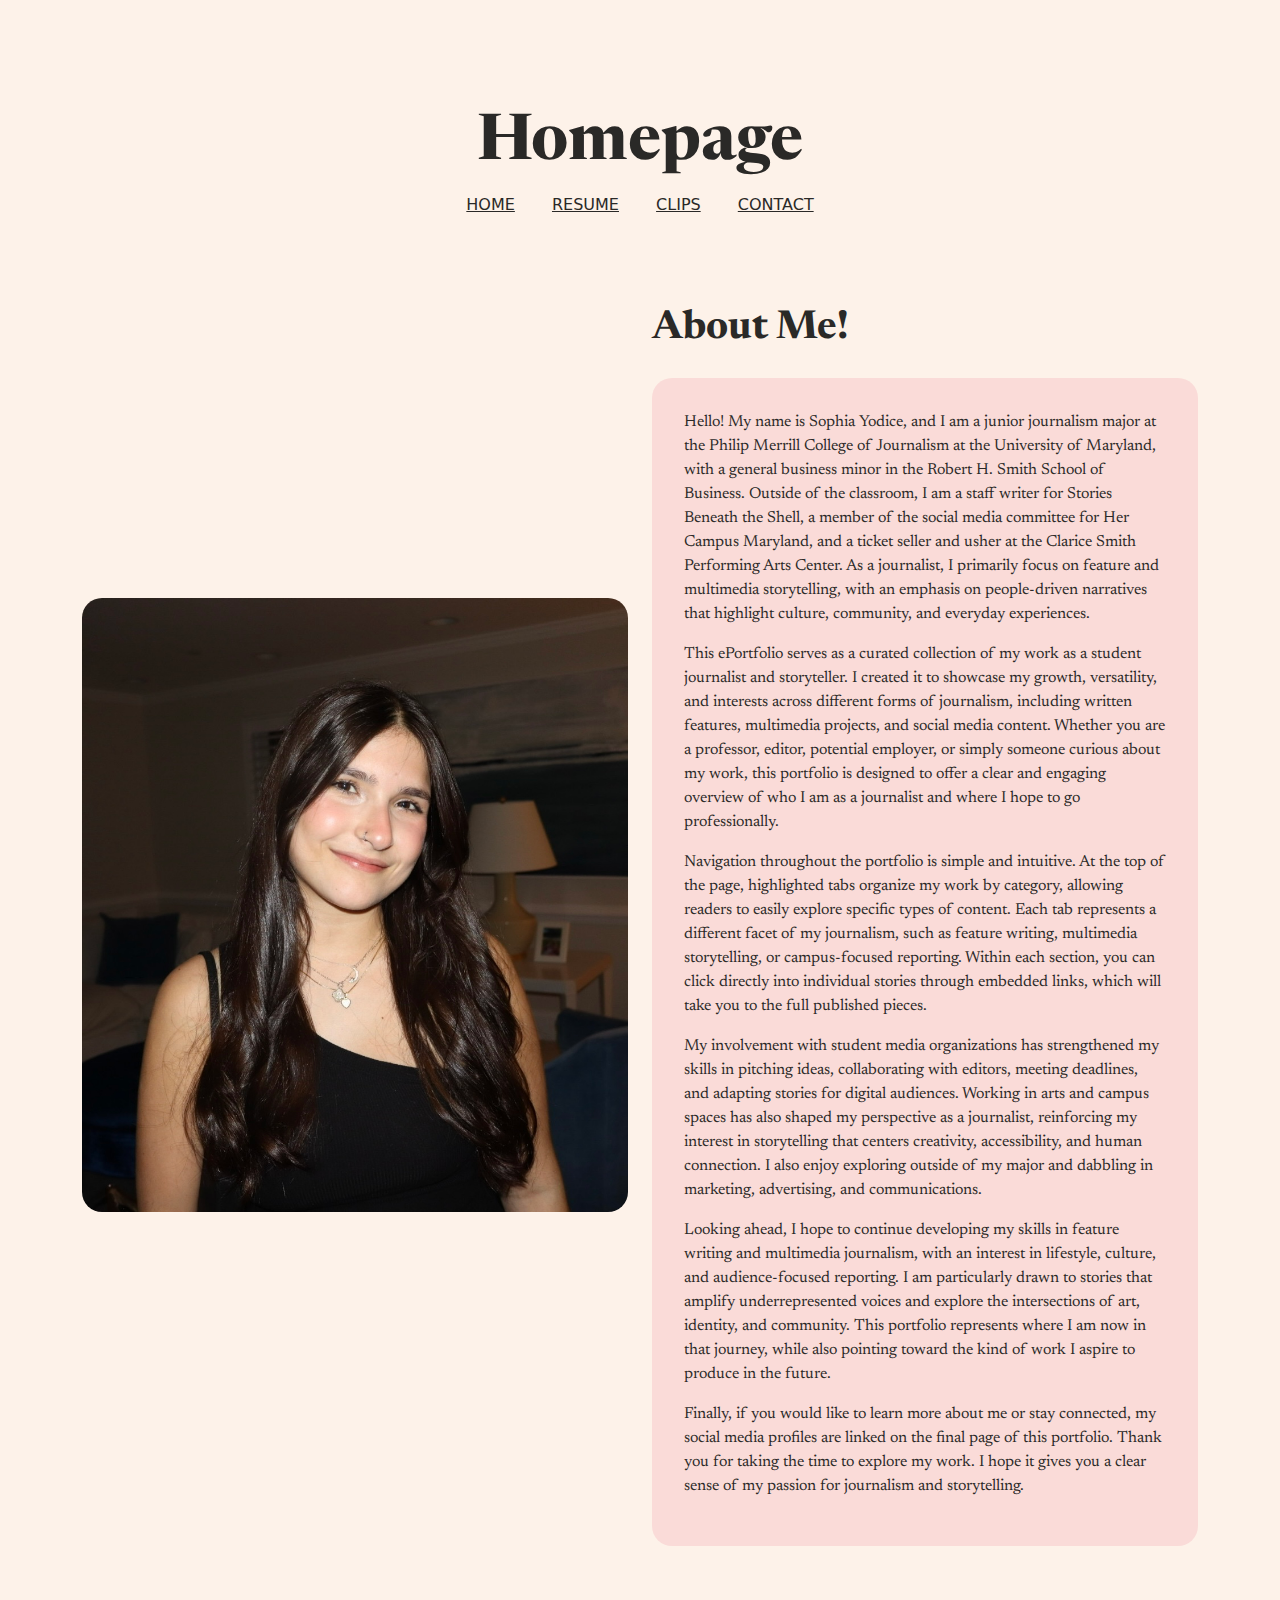
<file: index.html>
<!DOCTYPE html>
<html lang="en">

<head>
    <meta charset="UTF-8">
    <meta name="viewport" content="width=device-width, initial-scale=1.0">
    <title>Sophia Yodice</title>
    <!-- bootstrap js -->
    <script src="https://cdn.jsdelivr.net/npm/@popperjs/core@2.11.8/dist/umd/popper.min.js"
        integrity="sha384-I7E8VVD/ismYTF4hNIPjVp/Zjvgyol6VFvRkX/vR+Vc4jQkC+hVqc2pM8ODewa9r"
        crossorigin="anonymous"></script>
    <script src="https://cdn.jsdelivr.net/npm/bootstrap@5.3.3/dist/js/bootstrap.min.js"
        integrity="sha384-0pUGZvbkm6XF6gxjEnlmuGrJXVbNuzT9qBBavbLwCsOGabYfZo0T0to5eqruptLy"
        crossorigin="anonymous"></script>
    <!-- bootstrap css -->
    <link href="https://cdn.jsdelivr.net/npm/bootstrap@5.3.3/dist/css/bootstrap.min.css" rel="stylesheet"
        integrity="sha384-QWTKZyjpPEjISv5WaRU9OFeRpok6YctnYmDr5pNlyT2bRjXh0JMhjY6hW+ALEwIH" crossorigin="anonymous">
    <!-- custom css -->
    <link rel="stylesheet" href="site/css/style.css">
</head>

<body>
    <header>
        <h1>Homepage</h1>
        <div class="container">
            <nav>
                <a href="#">Home</a>
                <a href="/resume/">Resume</a>
                <a href="/clips/">Clips</a>
                <a href="/contact/">Contact</a>
        </div>
        </nav>
    </header>

    <main>

        <div class="container">
            <section class="hero">
                <div class="row justify-content-center align-items-center">
                    <div class="col-md-6">
                        <img src="site/img/sophiaheadshot.jpeg" alt="sophia" class="img-fluid">
                    </div>
                    <div class="col-lg-6">
                        <h2>About Me!</h2>
                        <div class="about">
                            <p>Hello! My name is Sophia Yodice, and I am a junior journalism major at the Philip Merrill College of Journalism at the University of Maryland, with a general business minor in the Robert H. Smith School of Business. Outside of the classroom, I am a staff writer for Stories Beneath the Shell, a member of the social media committee for Her Campus Maryland, and a ticket seller and usher at the Clarice Smith Performing Arts Center. As a journalist, I primarily focus on feature and multimedia storytelling, with an emphasis on people-driven narratives that highlight culture, community, and everyday experiences. </p>
                            <p>This ePortfolio serves as a curated collection of my work as a student journalist and storyteller. I created it to showcase my growth, versatility, and interests across different forms of journalism, including written features, multimedia projects, and social media content. Whether you are a professor, editor, potential employer, or simply someone curious about my work, this portfolio is designed to offer a clear and engaging overview of who I am as a journalist and where I hope to go professionally. </p>
                            <p>Navigation throughout the portfolio is simple and intuitive. At the top of the page, highlighted tabs organize my work by category, allowing readers to easily explore specific types of content. Each tab represents a different facet of my journalism, such as feature writing, multimedia storytelling, or campus-focused reporting. Within each section, you can click directly into individual stories through embedded links, which will take you to the full published pieces. </p>
                            <p>My involvement with student media organizations has strengthened my skills in pitching ideas, collaborating with editors, meeting deadlines, and adapting stories for digital audiences. Working in arts and campus spaces has also shaped my perspective as a journalist, reinforcing my interest in storytelling that centers creativity, accessibility, and human connection. I also enjoy exploring outside of my major and dabbling in marketing, advertising, and communications. </p>
                            <p>Looking ahead, I hope to continue developing my skills in feature writing and multimedia journalism, with an interest in lifestyle, culture, and audience-focused reporting. I am particularly drawn to stories that amplify underrepresented voices and explore the intersections of art, identity, and community. This portfolio represents where I am now in that journey, while also pointing toward the kind of work I aspire to produce in the future. </p>
                            <p>Finally, if you would like to learn more about me or stay connected, my social media profiles are linked on the final page of this portfolio. Thank you for taking the time to explore my work. I hope it gives you a clear sense of my passion for journalism and storytelling. </p>
                        </div>
                    </div>
                </div>
            </section>
        </div>
    </main>

</body>

</html>
</file>
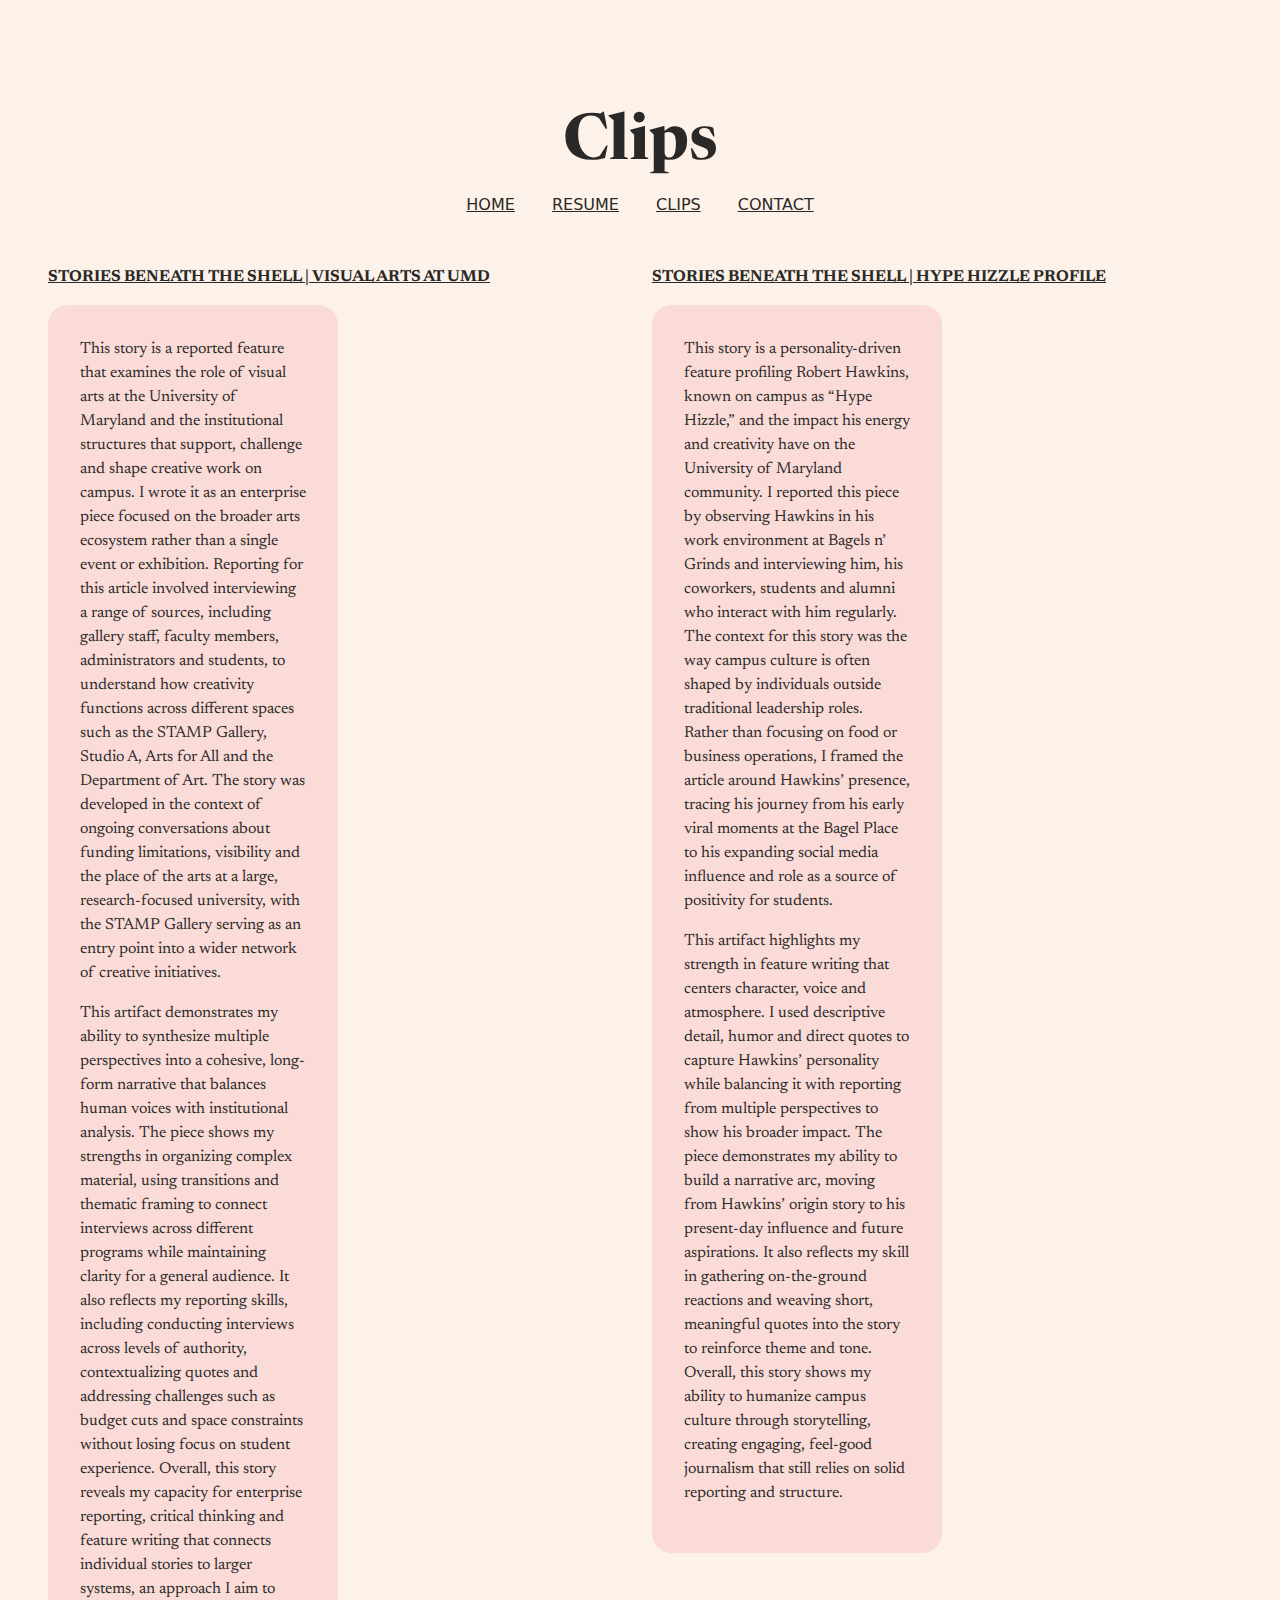
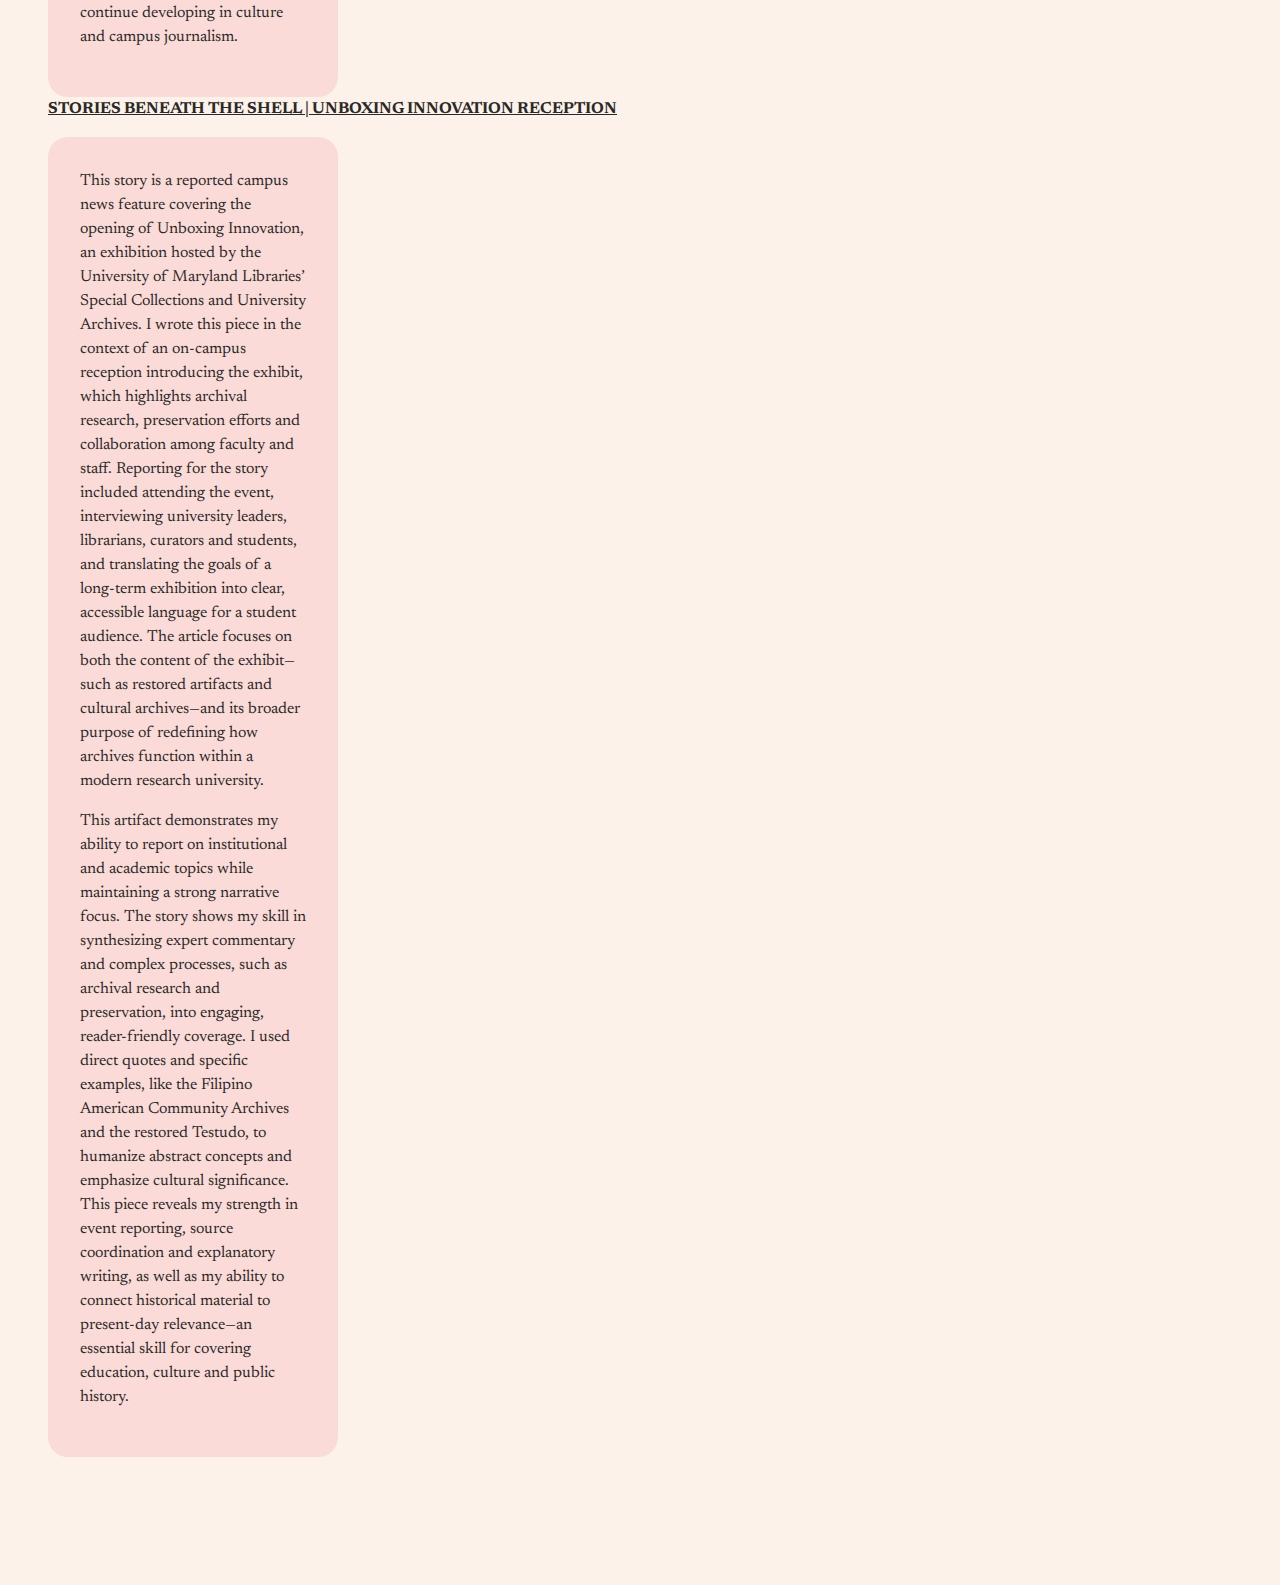
<file: clips/index.html>
<!DOCTYPE html>
<html lang="en">

<head>
    <meta charset="UTF-8">
    <meta name="viewport" content="width=device-width, initial-scale=1.0">
    <title>HTML Boilerplate</title>
    <!-- bootstrap js -->
    <script src="https://cdn.jsdelivr.net/npm/@popperjs/core@2.11.8/dist/umd/popper.min.js"
        integrity="sha384-I7E8VVD/ismYTF4hNIPjVp/Zjvgyol6VFvRkX/vR+Vc4jQkC+hVqc2pM8ODewa9r"
        crossorigin="anonymous"></script>
    <script src="https://cdn.jsdelivr.net/npm/bootstrap@5.3.3/dist/js/bootstrap.min.js"
        integrity="sha384-0pUGZvbkm6XF6gxjEnlmuGrJXVbNuzT9qBBavbLwCsOGabYfZo0T0to5eqruptLy"
        crossorigin="anonymous"></script>
    <!-- bootstrap css -->
    <link href="https://cdn.jsdelivr.net/npm/bootstrap@5.3.3/dist/css/bootstrap.min.css" rel="stylesheet"
        integrity="sha384-QWTKZyjpPEjISv5WaRU9OFeRpok6YctnYmDr5pNlyT2bRjXh0JMhjY6hW+ALEwIH" crossorigin="anonymous">
    <!-- custom css -->
    <link rel="stylesheet" href="../site/css/style.css">
</head>

<body>
    <header>
        <h1>Clips</h1>
        <nav>
            <a href="../">Home</a>
            <a href="../resume/">Resume</a>
            <a href="#">Clips</a>
            <a href="../contact/">Contact</a>
        </nav>
    </header>


    <main>
        <div class="row">
            <div class="col-md-6">
                <p><a href="https://umdsbs.wordpress.com/2025/12/16/inside-umds-visual-arts-landscape-building-connection-on-campus/" class="clip-link">Stories Beneath the Shell | Visual Arts at UMD</a></p>
                    <div class="col-lg-6">
                        <div class="about">
                            <p>This story is a reported feature that examines the role of visual arts at the University of Maryland and the institutional structures that support, challenge and shape creative work on campus. I wrote it as an enterprise piece focused on the broader arts ecosystem rather than a single event or exhibition. Reporting for this article involved interviewing a range of sources, including gallery staff, faculty members, administrators and students, to understand how creativity functions across different spaces such as the STAMP Gallery, Studio A, Arts for All and the Department of Art. The story was developed in the context of ongoing conversations about funding limitations, visibility and the place of the arts at a large, research-focused university, with the STAMP Gallery serving as an entry point into a wider network of creative initiatives.</p>
                            <p>This artifact demonstrates my ability to synthesize multiple perspectives into a cohesive, long-form narrative that balances human voices with institutional analysis. The piece shows my strengths in organizing complex material, using transitions and thematic framing to connect interviews across different programs while maintaining clarity for a general audience. It also reflects my reporting skills, including conducting interviews across levels of authority, contextualizing quotes and addressing challenges such as budget cuts and space constraints without losing focus on student experience. Overall, this story reveals my capacity for enterprise reporting, critical thinking and feature writing that connects individual stories to larger systems, an approach I aim to continue developing in culture and campus journalism.</p>
                        </div>
                    </div>
                <p><a href="https://umdsbs.wordpress.com/2025/10/29/umd-libraries-hosts-unboxing-innovation-celebrates-creativity-and-research/" class="clip-link">Stories Beneath the Shell | Unboxing Innovation Reception</a></p>
                <div class="col-lg-6">
                    <div class="about">
                        <p>This story is a reported campus news feature covering the opening of Unboxing Innovation, an exhibition hosted by the University of Maryland Libraries’ Special Collections and University Archives. I wrote this piece in the context of an on-campus reception introducing the exhibit, which highlights archival research, preservation efforts and collaboration among faculty and staff. Reporting for the story included attending the event, interviewing university leaders, librarians, curators and students, and translating the goals of a long-term exhibition into clear, accessible language for a student audience. The article focuses on both the content of the exhibit—such as restored artifacts and cultural archives—and its broader purpose of redefining how archives function within a modern research university.</p>
                        <p>This artifact demonstrates my ability to report on institutional and academic topics while maintaining a strong narrative focus. The story shows my skill in synthesizing expert commentary and complex processes, such as archival research and preservation, into engaging, reader-friendly coverage. I used direct quotes and specific examples, like the Filipino American Community Archives and the restored Testudo, to humanize abstract concepts and emphasize cultural significance. This piece reveals my strength in event reporting, source coordination and explanatory writing, as well as my ability to connect historical material to present-day relevance—an essential skill for covering education, culture and public history.</p>
                    </div>
                </div>

            </div>
            <div class="col-md-6">
                <p><a href="https://umdsbs.wordpress.com/2025/11/25/hype-hizzle-brings-big-energy-and-smiles-to-bagels-n-grinds/" class="clip-link">Stories Beneath the Shell | Hype Hizzle Profile
                </a></p>
                <div class="col-lg-6">
                    <div class="about">
                        <p>This story is a personality-driven feature profiling Robert Hawkins, known on campus as “Hype Hizzle,” and the impact his energy and creativity have on the University of Maryland community. I reported this piece by observing Hawkins in his work environment at Bagels n’ Grinds and interviewing him, his coworkers, students and alumni who interact with him regularly. The context for this story was the way campus culture is often shaped by individuals outside traditional leadership roles. Rather than focusing on food or business operations, I framed the article around Hawkins’ presence, tracing his journey from his early viral moments at the Bagel Place to his expanding social media influence and role as a source of positivity for students.</p>
                        <p>This artifact highlights my strength in feature writing that centers character, voice and atmosphere. I used descriptive detail, humor and direct quotes to capture Hawkins’ personality while balancing it with reporting from multiple perspectives to show his broader impact. The piece demonstrates my ability to build a narrative arc, moving from Hawkins’ origin story to his present-day influence and future aspirations. It also reflects my skill in gathering on-the-ground reactions and weaving short, meaningful quotes into the story to reinforce theme and tone. Overall, this story shows my ability to humanize campus culture through storytelling, creating engaging, feel-good journalism that still relies on solid reporting and structure.</p>
                    </div>
                </div>
            </div>
        </div>


    </div>

    </main>

</body>

</html>
</file>
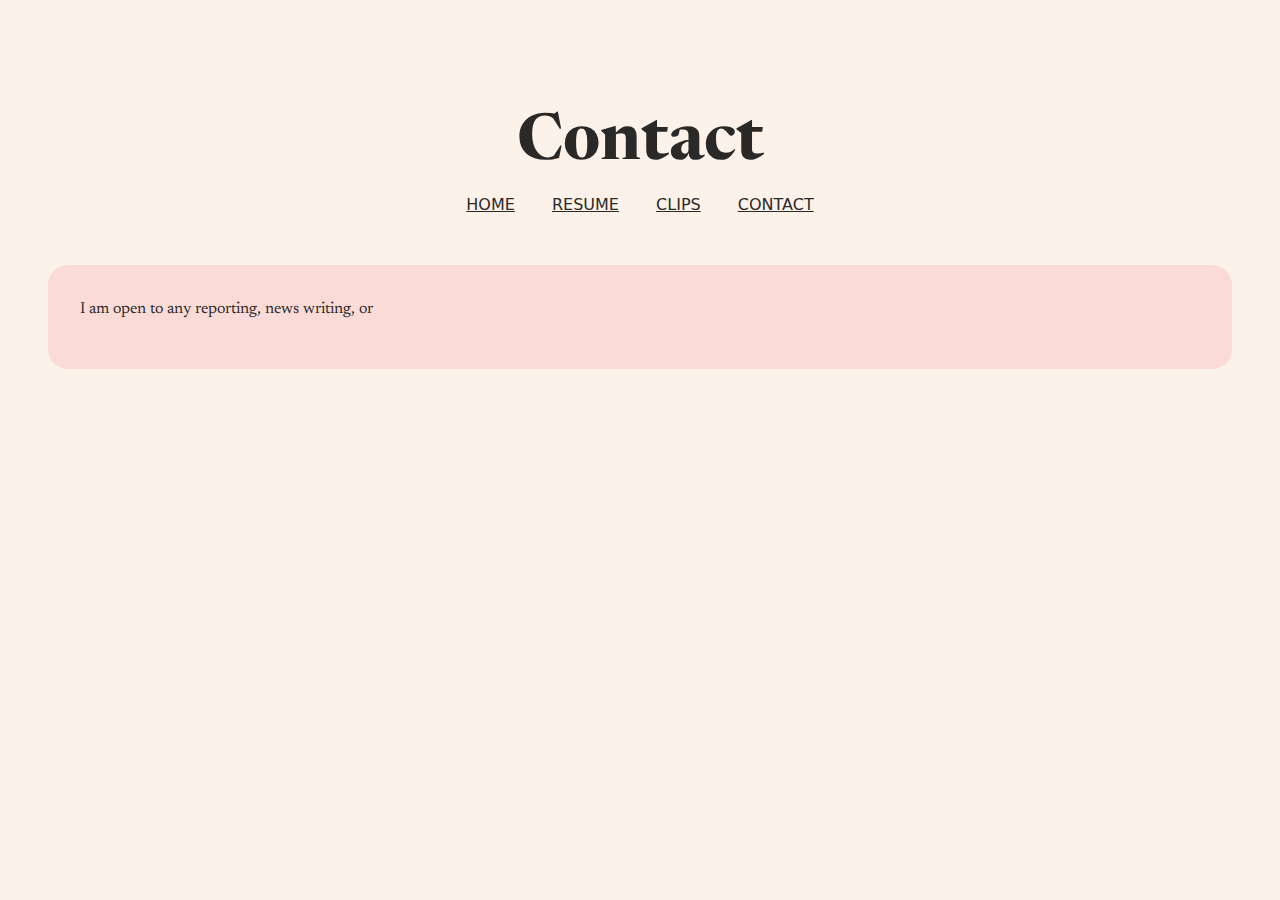
<file: contact/index.html>
<!DOCTYPE html>
<html lang="en">

<head>
    <meta charset="UTF-8">
    <meta name="viewport" content="width=device-width, initial-scale=1.0">
    <title>HTML Boilerplate</title>
    <!-- bootstrap js -->
    <script src="https://cdn.jsdelivr.net/npm/@popperjs/core@2.11.8/dist/umd/popper.min.js" integrity="sha384-I7E8VVD/ismYTF4hNIPjVp/Zjvgyol6VFvRkX/vR+Vc4jQkC+hVqc2pM8ODewa9r" crossorigin="anonymous"></script>
    <script src="https://cdn.jsdelivr.net/npm/bootstrap@5.3.3/dist/js/bootstrap.min.js" integrity="sha384-0pUGZvbkm6XF6gxjEnlmuGrJXVbNuzT9qBBavbLwCsOGabYfZo0T0to5eqruptLy" crossorigin="anonymous"></script>
    <!-- bootstrap css -->
    <link href="https://cdn.jsdelivr.net/npm/bootstrap@5.3.3/dist/css/bootstrap.min.css" rel="stylesheet" integrity="sha384-QWTKZyjpPEjISv5WaRU9OFeRpok6YctnYmDr5pNlyT2bRjXh0JMhjY6hW+ALEwIH" crossorigin="anonymous">
    <!-- custom css -->
    <link rel="stylesheet" href="../site/css/style.css">
</head>

<body>
    <header>
    <h1>Contact</h1>
        <nav>
            <a href="../">Home</a>
            <a href="../resume/">Resume</a>
            <a href="../clips/">Clips</a>
            <a href="#">Contact</a>
        <nav>
    </header>
</body>

    <main>
        <div class="contact">
            <p>I am open to any reporting, news writing, or
</file>
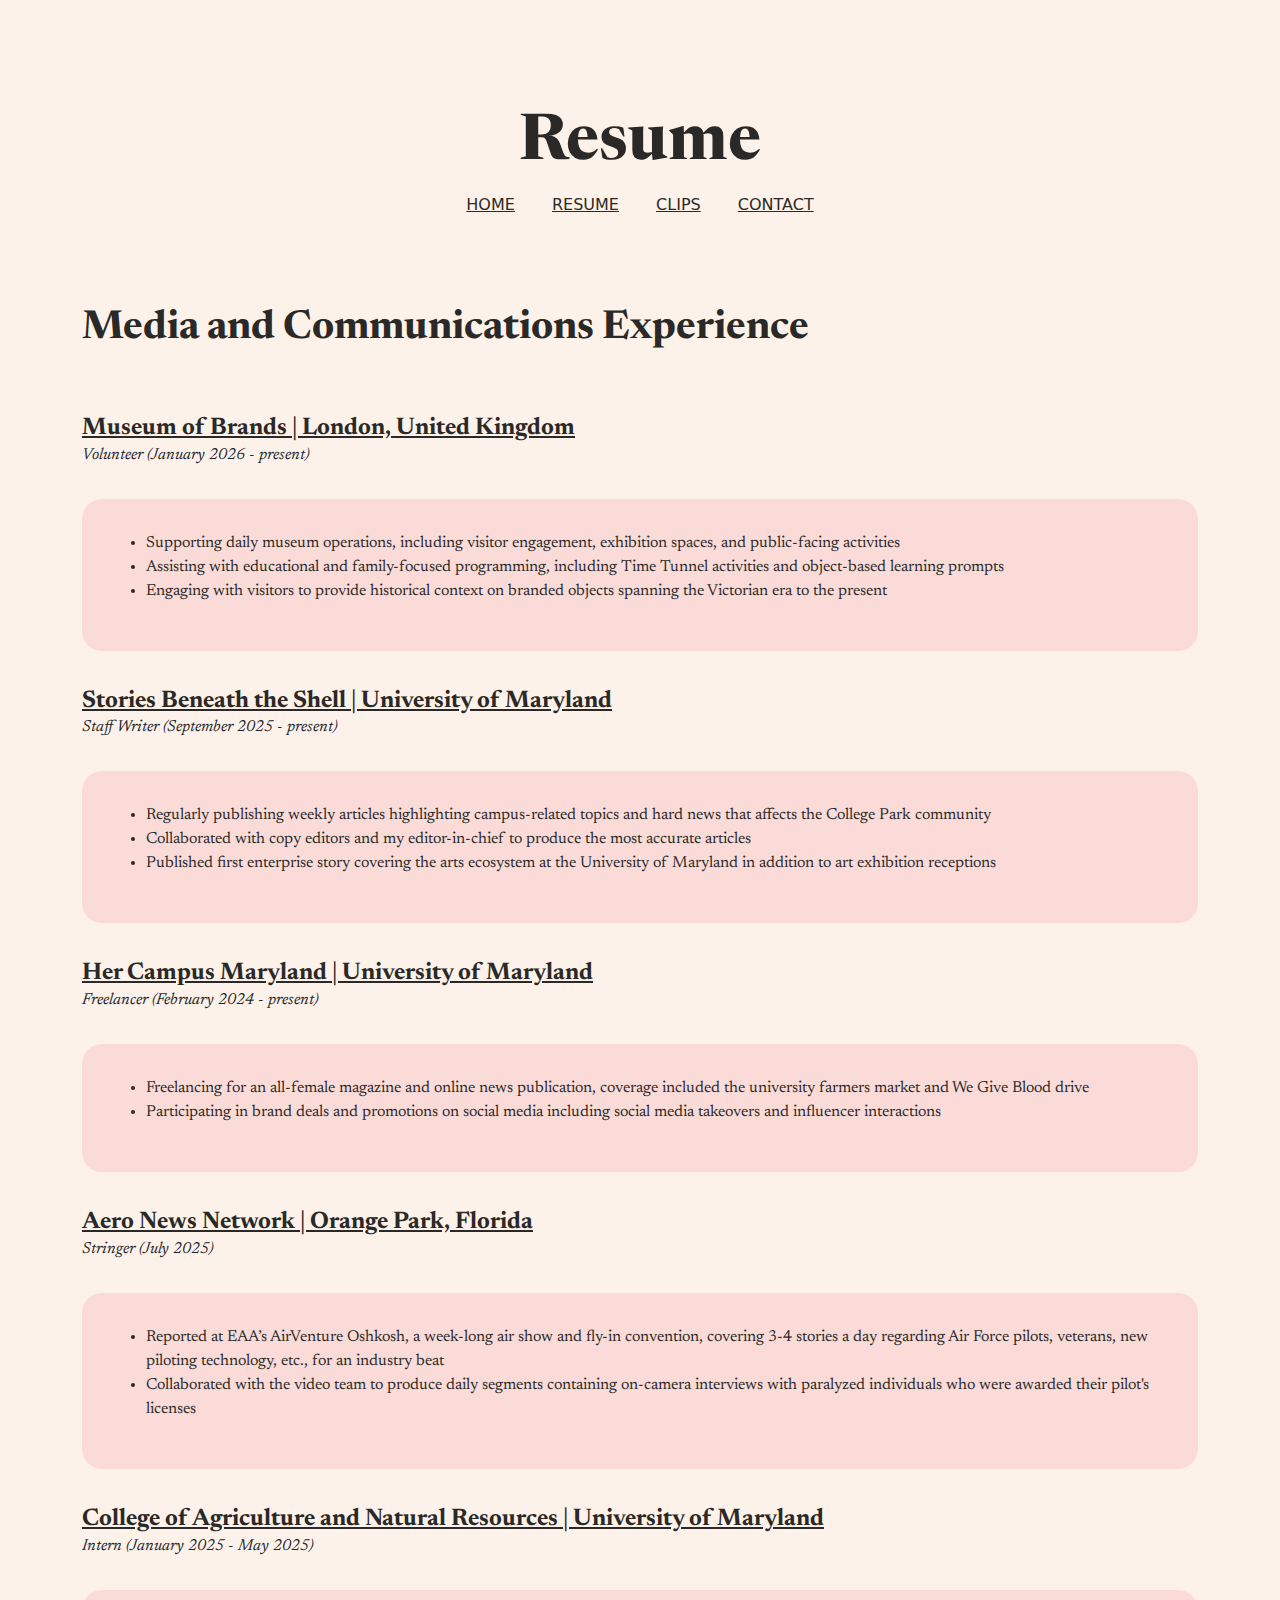
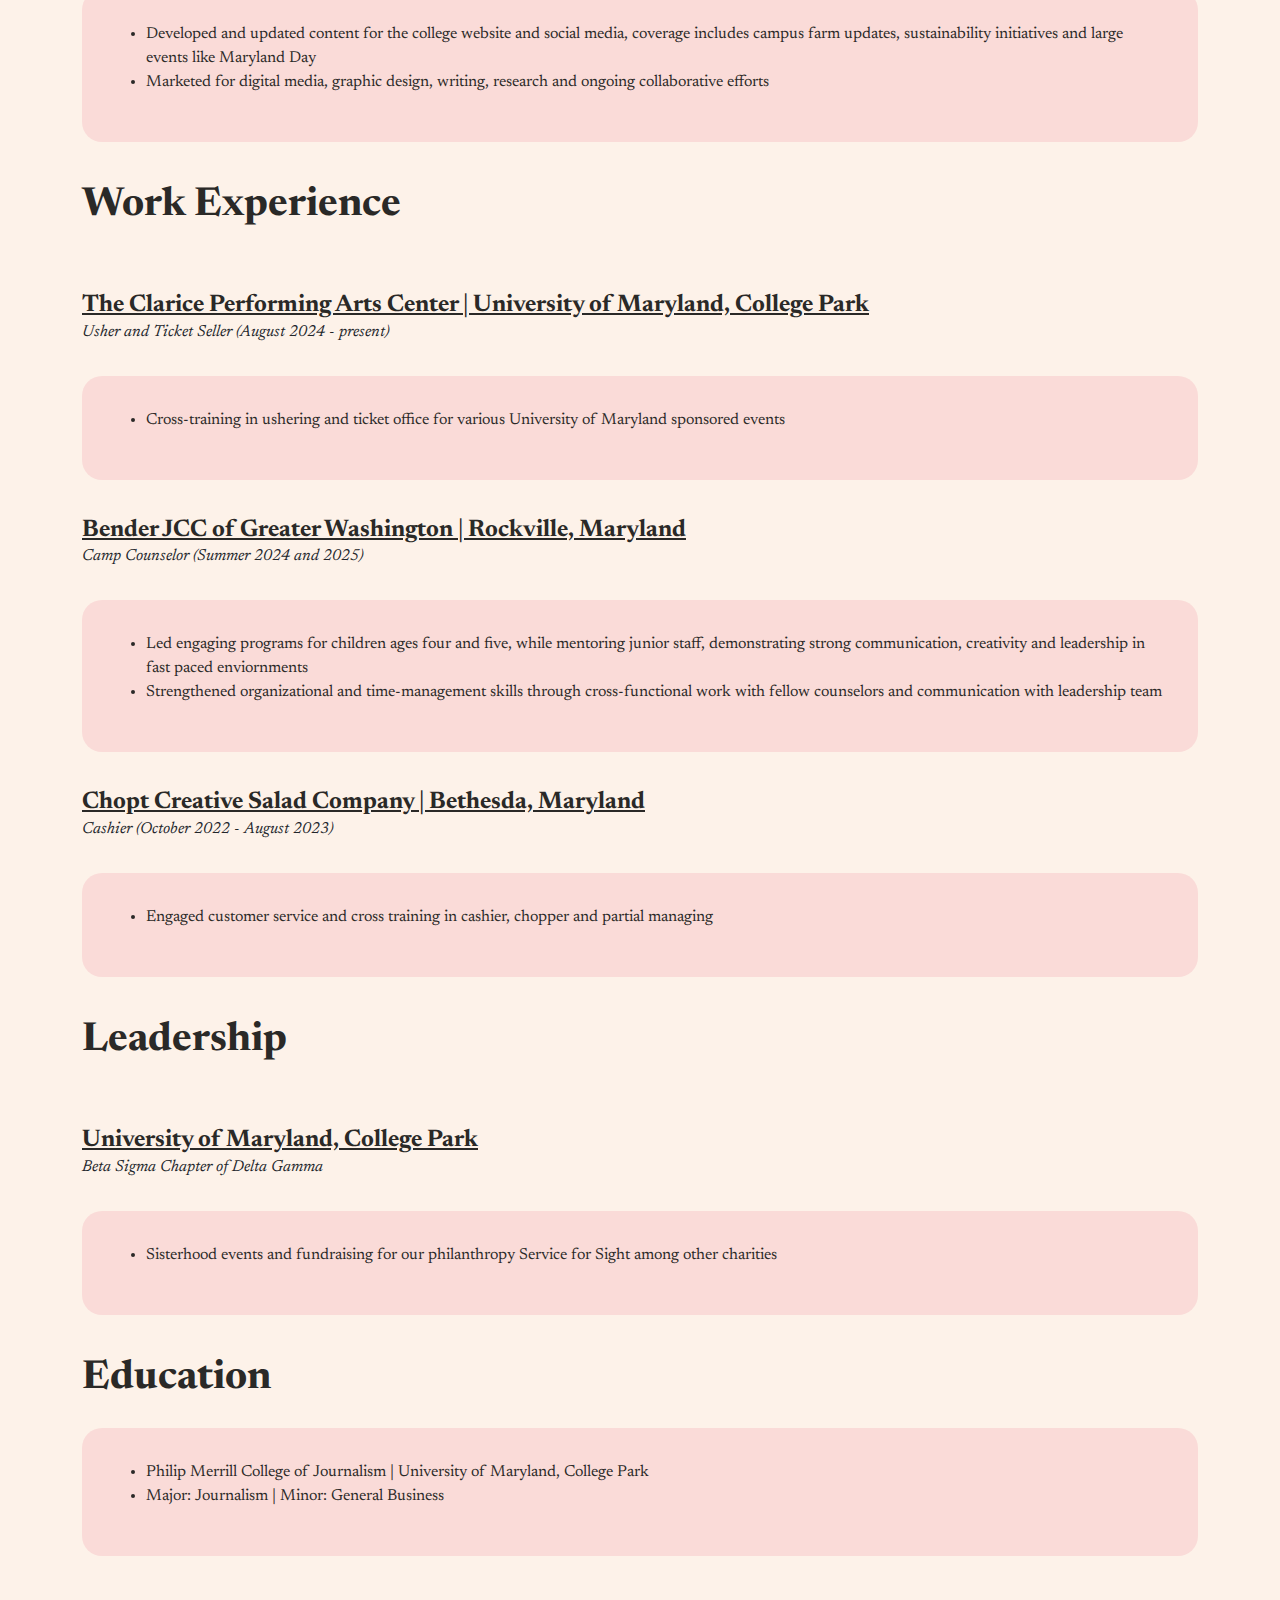
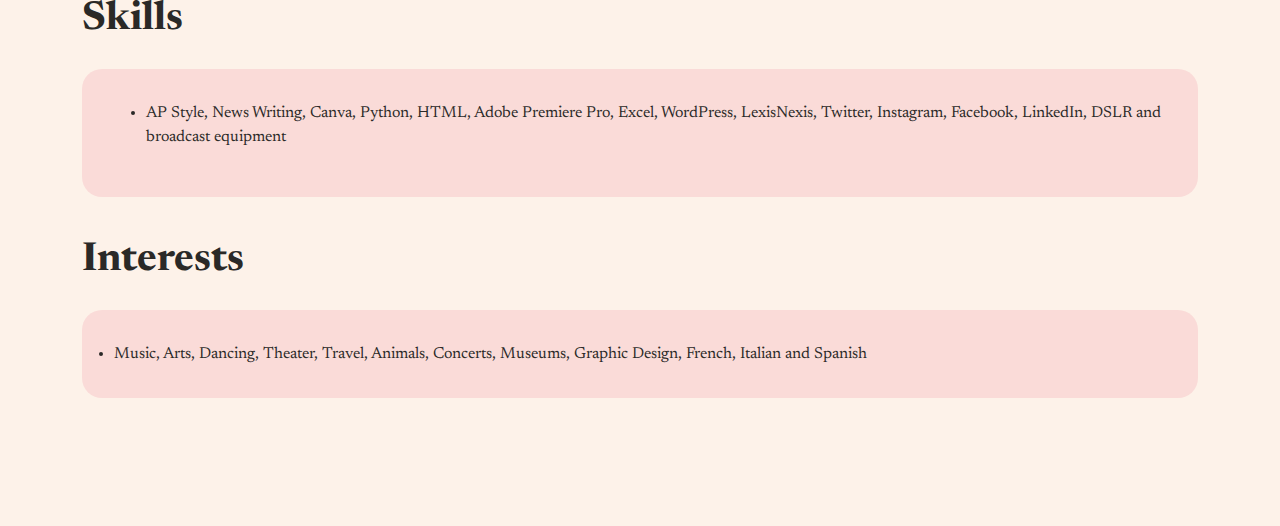
<file: resume/index.html>
<!DOCTYPE html>
<html lang="en">

<head>
    <meta charset="UTF-8">
    <meta name="viewport" content="width=device-width, initial-scale=1.0">
    <title>Sophia Yodice - Resume</title>
    <!-- bootstrap js -->
    <script src="https://cdn.jsdelivr.net/npm/@popperjs/core@2.11.8/dist/umd/popper.min.js"
        integrity="sha384-I7E8VVD/ismYTF4hNIPjVp/Zjvgyol6VFvRkX/vR+Vc4jQkC+hVqc2pM8ODewa9r"
        crossorigin="anonymous"></script>
    <script src="https://cdn.jsdelivr.net/npm/bootstrap@5.3.3/dist/js/bootstrap.min.js"
        integrity="sha384-0pUGZvbkm6XF6gxjEnlmuGrJXVbNuzT9qBBavbLwCsOGabYfZo0T0to5eqruptLy"
        crossorigin="anonymous"></script>
    <!-- bootstrap css -->
    <link href="https://cdn.jsdelivr.net/npm/bootstrap@5.3.3/dist/css/bootstrap.min.css" rel="stylesheet"
        integrity="sha384-QWTKZyjpPEjISv5WaRU9OFeRpok6YctnYmDr5pNlyT2bRjXh0JMhjY6hW+ALEwIH" crossorigin="anonymous">
    <!-- custom css -->
    <link rel="stylesheet" href="../site/css/style.css">
</head>

<body>
    <header>
        <nav>
            <h1>Resume</h1>
            <a href="../">Home</a>
            <a href="#">Resume</a>
            <a href="../clips/">Clips</a>
            <a href="../contact/">Contact</a>
        </nav>
    </header>

    <main class="container">
        <section>
            <h2>Media and Communications Experience</h2>

            <h3><u>Museum of Brands | London, United Kingdom</u></h3>
            <i>Volunteer (January 2026 - present)</i>
            <div class="resume">
                <ul>
                    <li>Supporting daily museum operations, including visitor engagement, exhibition spaces, and public-facing activities</li>
                    <li>Assisting with educational and family-focused programming, including Time Tunnel activities and object-based learning prompts</li>
                    <li>Engaging with visitors to provide historical context on branded objects spanning the Victorian era to the present
                    </li>
                </ul>
            </div>

            <h3><u>Stories Beneath the Shell | University of Maryland</u></h3>
            <i>Staff Writer (September 2025 - present)</i>
            <div class="resume">
                <ul>
                    <li>Regularly publishing weekly articles highlighting campus-related topics and hard news that affects the College Park community</li>
                    <li>Collaborated with copy editors and my editor-in-chief to produce the most accurate articles</li>
                    <li>Published first enterprise story covering the arts ecosystem at the University of Maryland in addition to art exhibition receptions</li>
                </ul>
            </div>

            <h3><u>Her Campus Maryland | University of Maryland</u>
            </h3>
            <i>Freelancer (February 2024 - present)</i>
            <div class="resume">
                <ul>
                    <li>Freelancing for an all-female magazine and online news publication, coverage included the university
                    farmers market and We Give Blood drive</li>
                    <li>Participating in brand deals and promotions on social media including social media takeovers and
                    influencer interactions</li>
                </ul>
            </div>

            <h3><u>Aero News Network | Orange Park, Florida</u></h3>
            <i>Stringer (July 2025)</i>
            <div class="resume">
                <ul>
                    <li>Reported at EAA’s AirVenture Oshkosh, a week-long air show and fly-in convention, covering 3-4 stories a day regarding Air Force pilots, veterans, new piloting technology, etc., for an industry beat</li>
                    <li>Collaborated with the video team to produce daily segments containing on-camera interviews with paralyzed individuals who were awarded their pilot's licenses</li>
                </ul>
            </div>

            <h3><u>College of Agriculture and Natural Resources | University of Maryland</u>
            </h3>
            <i>Intern (January 2025 - May 2025)</i>
            <div class="resume">
                <ul>
                    <li>Developed and updated content for the college website and social media, coverage includes campus
                    farm updates, sustainability initiatives and large events like Maryland Day</li>
                    <li>Marketed for digital media, graphic design, writing, research and ongoing collaborative efforts
                    </li>
                </ul>
            </div>

            <h2>Work Experience</h2>
        
            <h3><u>The Clarice Performing Arts Center | University of Maryland, College Park</u></h3>
            <i>Usher and Ticket Seller (August 2024 - present)</i>
            <div class="resume">
                <ul>
                    <li>Cross-training in ushering and ticket office for various University of Maryland sponsored events
                    </li>
                </ul>
            </div>

            <h3><u>Bender JCC of Greater Washington | Rockville, Maryland</u></h3>
            <i>Camp Counselor (Summer 2024 and 2025)</i>
            <div class="resume">
                <ul>
                    <li>Led engaging programs for children ages four and five, while mentoring junior staff, demonstrating strong communication, creativity and leadership in fast paced enviornments</li>
                    <li>Strengthened organizational and time-management skills through cross-functional work with fellow counselors and communication with leadership team</li>
                </ul>
            </div>

            <h3><u>Chopt Creative Salad Company | Bethesda, Maryland</u></h3>
            <i>Cashier (October 2022 - August 2023)</i>
            <div class="resume">
                <ul>
                    <li>Engaged customer service and cross training in cashier, chopper and partial managing</li>
                </ul>
            </div>

            <h2>Leadership</h2>
            
            <h3><u>University of Maryland, College Park</u></h3>
            <i>Beta Sigma Chapter of Delta Gamma</i>
            <div class="resume">
                <ul>
                    <li>Sisterhood events and fundraising for our philanthropy Service for Sight among other charities</li>
                </ul>
            </div>

            <h2>Education</h2>
            <div class="resume">
                <ul>
                    <li>Philip Merrill College of Journalism | University of Maryland, College Park</li>
                    <li>Major: Journalism | Minor: General Business</li>
                </ul>
            </div>
            
            <h2>Skills</h2>
            <div class="resume">
                <ul>
                    <li>AP Style, News Writing, Canva, Python, HTML, Adobe Premiere Pro, Excel, WordPress, LexisNexis,
                    Twitter, Instagram, Facebook, LinkedIn, DSLR and broadcast equipment</li>
                </ul>
            </div>

            <h2>Interests</h2>
            <div class="resume">
                <li>Music, Arts, Dancing, Theater, Travel, Animals, Concerts, Museums, Graphic Design, French, Italian and Spanish</li>
            </div>
        </section>

    </main>

</body>

</html>
</file>
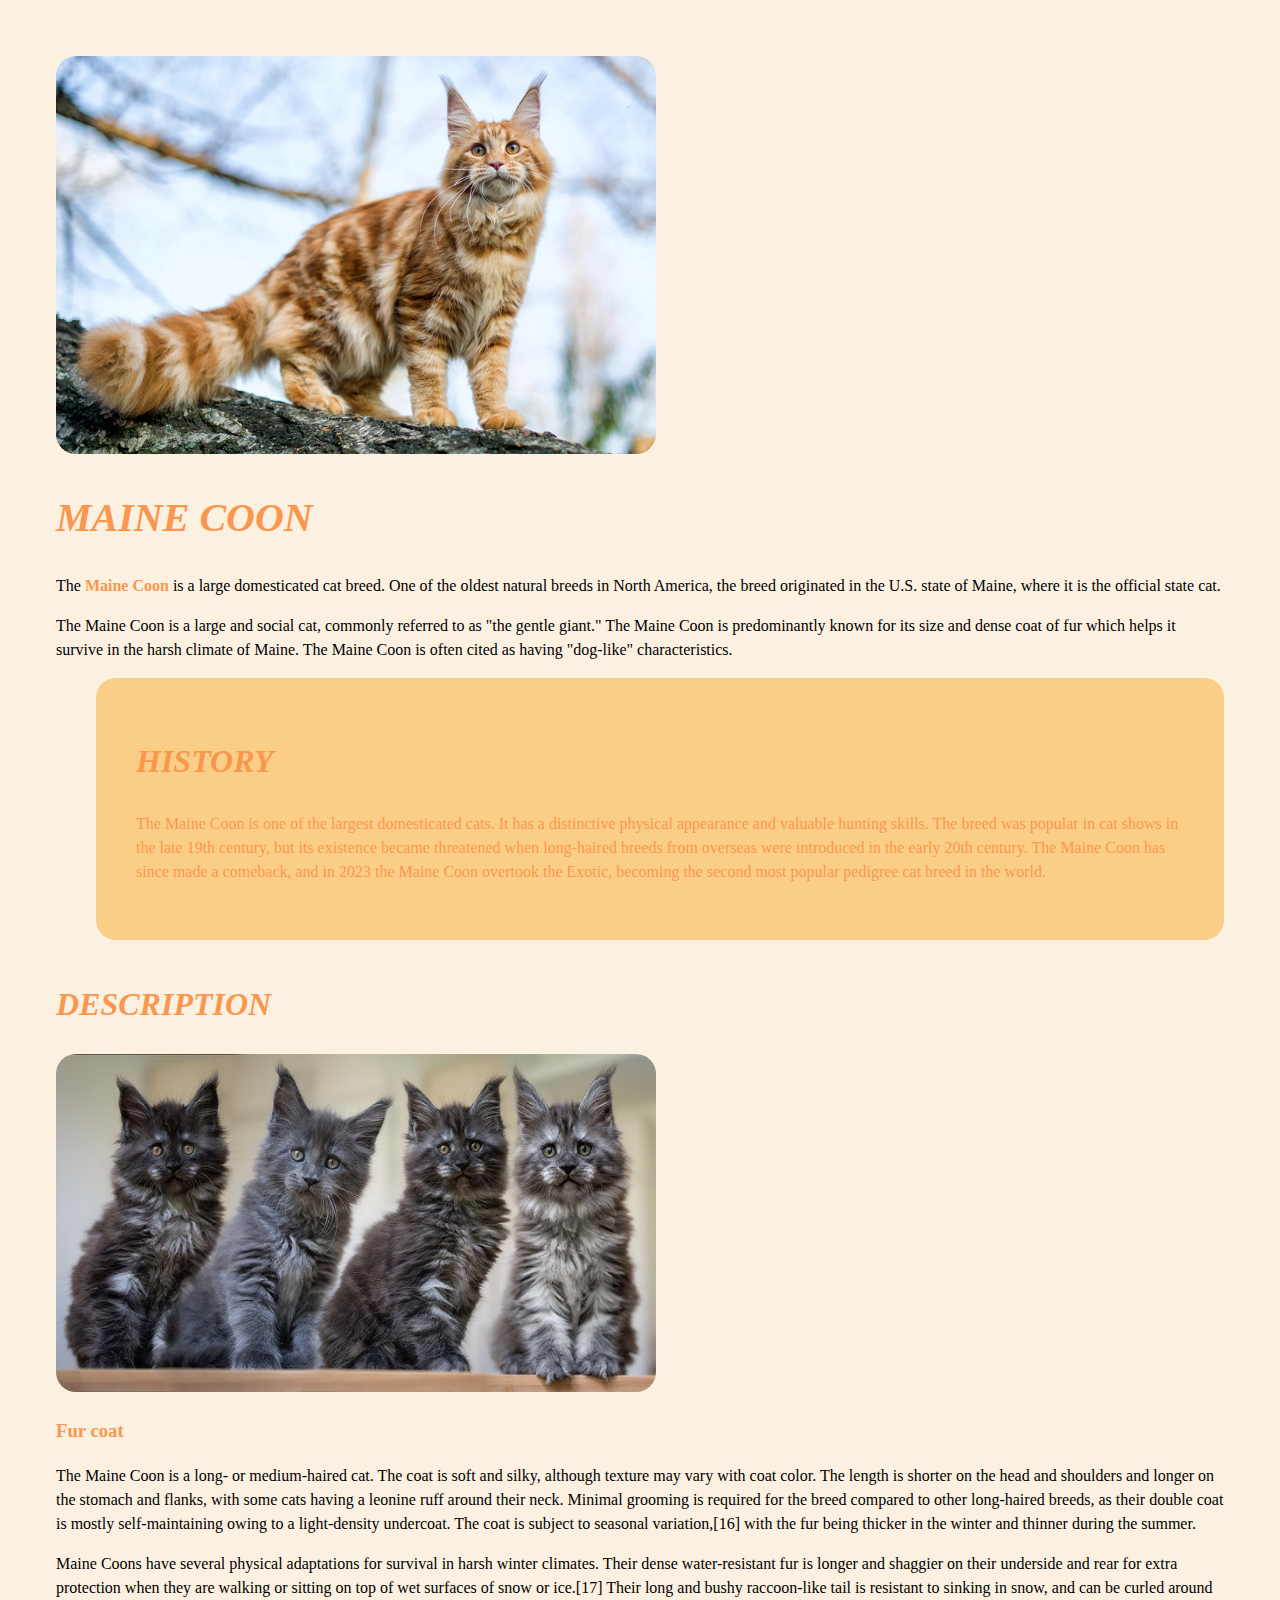
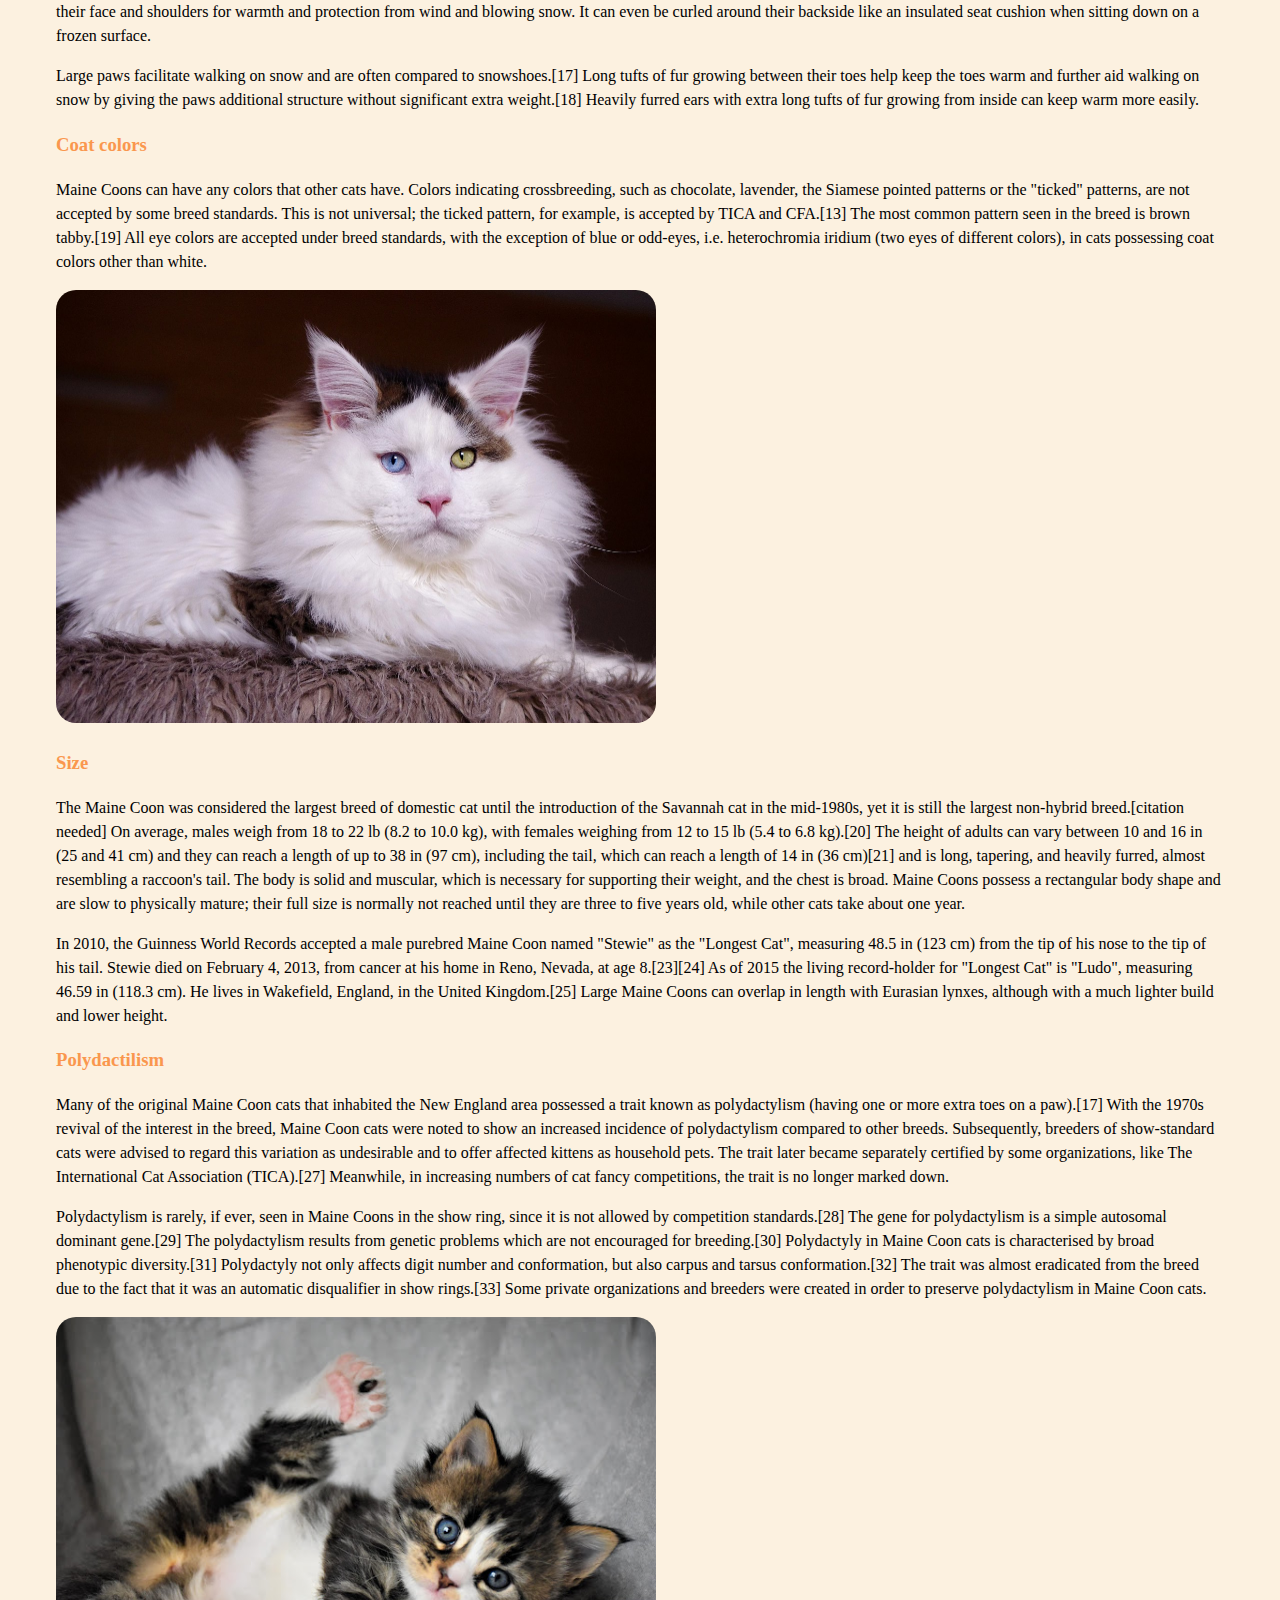
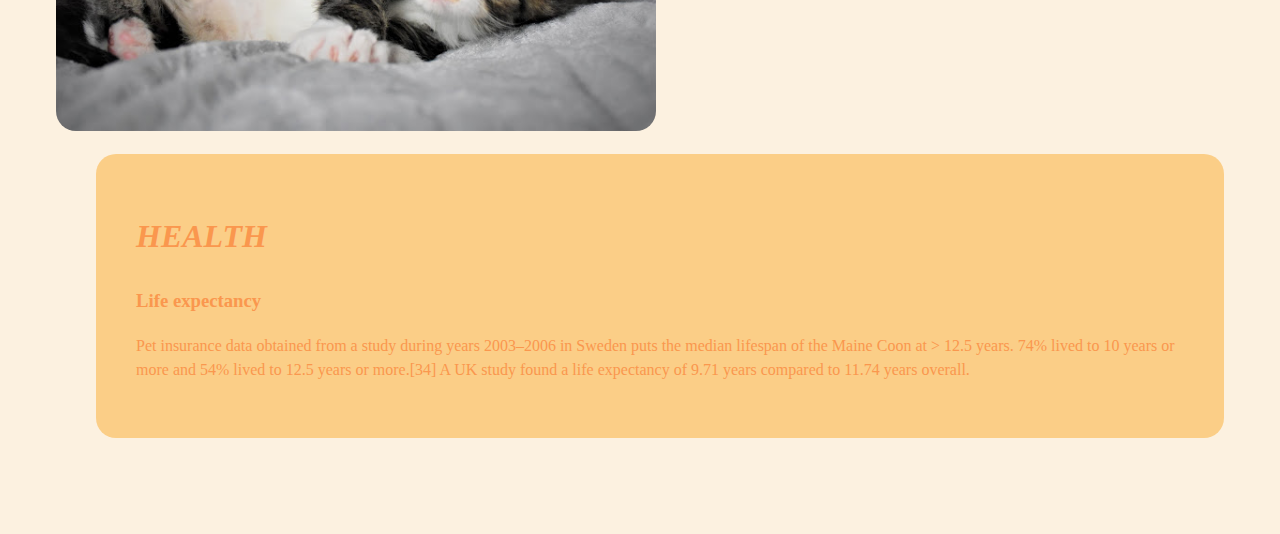
<file: projects/article/index.html>
<!DOCTYPE html>
<html lang="en">

<head>
    <meta charset="UTF-8">
    <meta name="viewport" content="width=device-width, initial-scale=1.0">
    <title>Maine Coons</title>
    <link rel="stylesheet" href="css/style.css">
</head>

<body>
    <header>
        <img src="img/mainecoon.jpeg" alt="mainecoon">
        <h1>Maine Coon</h1>
    </header>
    <main>
        <p>The <b>Maine Coon</b> is a large domesticated cat breed. One of the oldest natural breeds in North America,
            the breed originated in the U.S. state of Maine, where it is the official state cat.</p>
        <p>The Maine Coon is a large and social cat, commonly referred to as "the gentle giant." The Maine Coon is
            predominantly known for its size and dense coat of fur which helps it survive in the harsh climate of Maine.
            The Maine Coon is often cited as having "dog-like" characteristics.</p>

        <div class="history">
            <h2>History</h2>
            <p>The Maine Coon is one of the largest domesticated cats. It has a distinctive physical appearance and
                valuable hunting skills. The breed was popular in cat shows in the late 19th century, but its existence
                became threatened when long-haired breeds from overseas were introduced in the early 20th century. The
                Maine Coon has since made a comeback, and in 2023 the Maine Coon overtook the Exotic, becoming the
                second most popular pedigree cat breed in the world.</p>
        </div>

        <h2>Description</h2>
        <img src="img/mainecoonkittens.jpeg" alt="mainecoonkittens">
        <h3>Fur coat</h3>
        <p>The Maine Coon is a long- or medium-haired cat. The coat is soft and silky, although texture may vary with
            coat color. The length is shorter on the head and shoulders and longer on the stomach and flanks, with some
            cats having a leonine ruff around their neck. Minimal grooming is required for the breed compared to other
            long-haired breeds, as their double coat is mostly self-maintaining owing to a light-density undercoat. The
            coat is subject to seasonal variation,[16] with the fur being thicker in the winter and thinner during the
            summer.</p>
        <p>Maine Coons have several physical adaptations for survival in harsh winter climates. Their dense
            water-resistant fur is longer and shaggier on their underside and rear for extra protection when they are
            walking or sitting on top of wet surfaces of snow or ice.[17] Their long and bushy raccoon-like tail is
            resistant to sinking in snow, and can be curled around their face and shoulders for warmth and protection
            from wind and blowing snow. It can even be curled around their backside like an insulated seat cushion when
            sitting down on a frozen surface.</p>
        <p>Large paws facilitate walking on snow and are often compared to snowshoes.[17] Long tufts of fur growing
            between their toes help keep the toes warm and further aid walking on snow by giving the paws additional
            structure without significant extra weight.[18] Heavily furred ears with extra long tufts of fur growing
            from inside can keep warm more easily.</p>

        <h3>Coat colors</h3>
        <p>Maine Coons can have any colors that other cats have. Colors indicating crossbreeding, such as chocolate,
            lavender, the Siamese pointed patterns or the "ticked" patterns, are not accepted by some breed standards.
            This is not universal; the ticked pattern, for example, is accepted by TICA and CFA.[13] The most common
            pattern seen in the breed is brown tabby.[19] All eye colors are accepted under breed standards, with the
            exception of blue or odd-eyes, i.e. heterochromia iridium (two eyes of different colors), in cats possessing
            coat colors other than white.</p>
        <img src="img/heterochromniamainecoon.jpeg" alt="heterochromniamainecoon">

        <h3>Size</h3>
        <p>The Maine Coon was considered the largest breed of domestic cat until the introduction of the Savannah cat in
            the mid-1980s, yet it is still the largest non-hybrid breed.[citation needed] On average, males weigh from
            18 to 22 lb (8.2 to 10.0 kg), with females weighing from 12 to 15 lb (5.4 to 6.8 kg).[20] The height of
            adults can vary between 10 and 16 in (25 and 41 cm) and they can reach a length of up to 38 in (97 cm),
            including the tail, which can reach a length of 14 in (36 cm)[21] and is long, tapering, and heavily furred,
            almost resembling a raccoon's tail. The body is solid and muscular, which is necessary for supporting their
            weight, and the chest is broad. Maine Coons possess a rectangular body shape and are slow to physically
            mature; their full size is normally not reached until they are three to five years old, while other cats
            take about one year.</p>
        <p>In 2010, the Guinness World Records accepted a male purebred Maine Coon named "Stewie" as the "Longest Cat",
            measuring 48.5 in (123 cm) from the tip of his nose to the tip of his tail. Stewie died on February 4, 2013,
            from cancer at his home in Reno, Nevada, at age 8.[23][24] As of 2015 the living record-holder for "Longest
            Cat" is "Ludo", measuring 46.59 in (118.3 cm). He lives in Wakefield, England, in the United Kingdom.[25]
            Large Maine Coons can overlap in length with Eurasian lynxes, although with a much lighter build and lower
            height.</p>

        <h3>Polydactilism</h3>
        <p>Many of the original Maine Coon cats that inhabited the New England area possessed a trait known as
            polydactylism (having one or more extra toes on a paw).[17] With the 1970s revival of the interest in the
            breed, Maine Coon cats were noted to show an increased incidence of polydactylism compared to other breeds.
            Subsequently, breeders of show-standard cats were advised to regard this variation as undesirable and to
            offer affected kittens as household pets. The trait later became separately certified by some organizations,
            like The International Cat Association (TICA).[27] Meanwhile, in increasing numbers of cat fancy
            competitions, the trait is no longer marked down.</p>
        <p>Polydactylism is rarely, if ever, seen in Maine Coons in the show ring, since it is not allowed by
            competition standards.[28] The gene for polydactylism is a simple autosomal dominant gene.[29] The
            polydactylism results from genetic problems which are not encouraged for breeding.[30] Polydactyly in Maine
            Coon cats is characterised by broad phenotypic diversity.[31] Polydactyly not only affects digit number and
            conformation, but also carpus and tarsus conformation.[32] The trait was almost eradicated from the breed
            due to the fact that it was an automatic disqualifier in show rings.[33] Some private organizations and
            breeders were created in order to preserve polydactylism in Maine Coon cats.</p>
        <img src="img/polydactylemainecoon.jpeg" alt="polydactylemainecoon">

        <div class="health">
            <h2>Health</h2>
            <h3>Life expectancy</h3>
            <p>Pet insurance data obtained from a study during years 2003–2006 in Sweden puts the median lifespan of the
                Maine Coon at > 12.5 years. 74% lived to 10 years or more and 54% lived to 12.5 years or more.[34] A UK
                study found a life expectancy of 9.71 years compared to 11.74 years overall.</p>
        </div>
    </main>
</body>
</file>
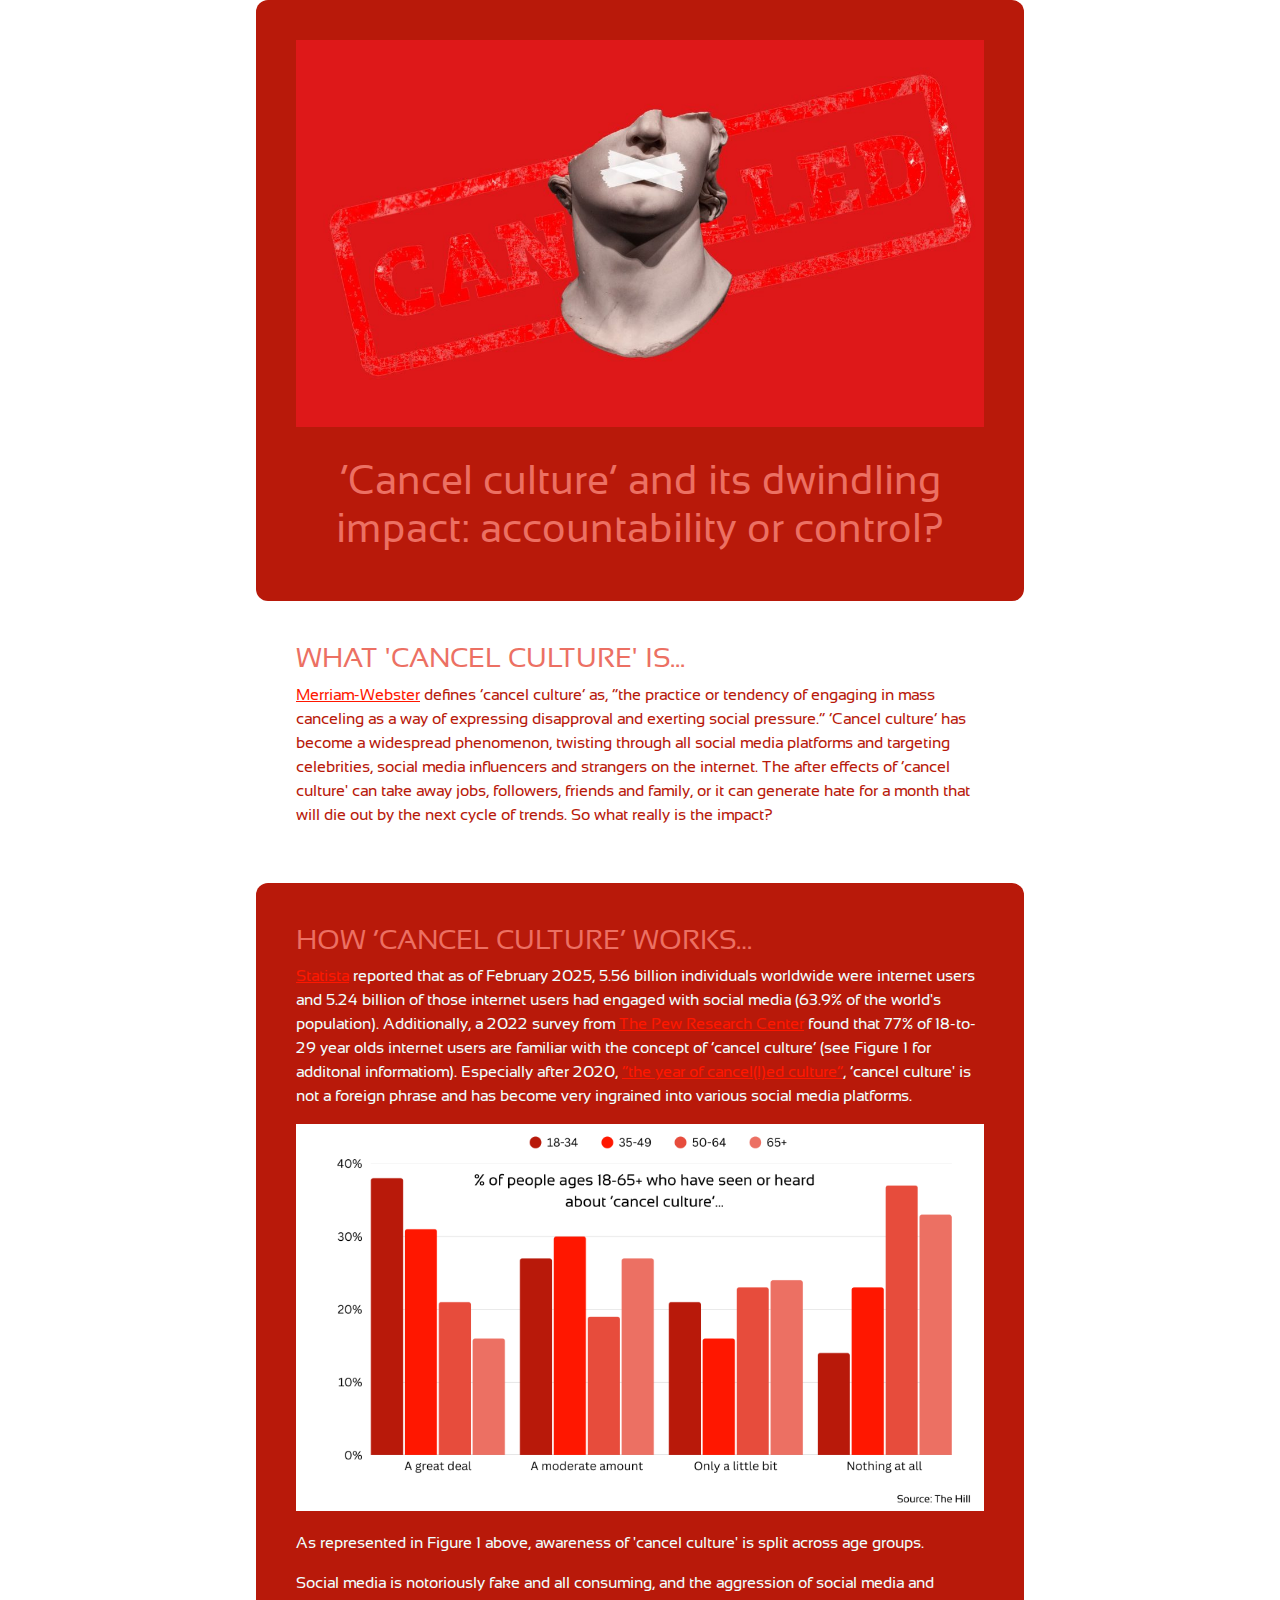
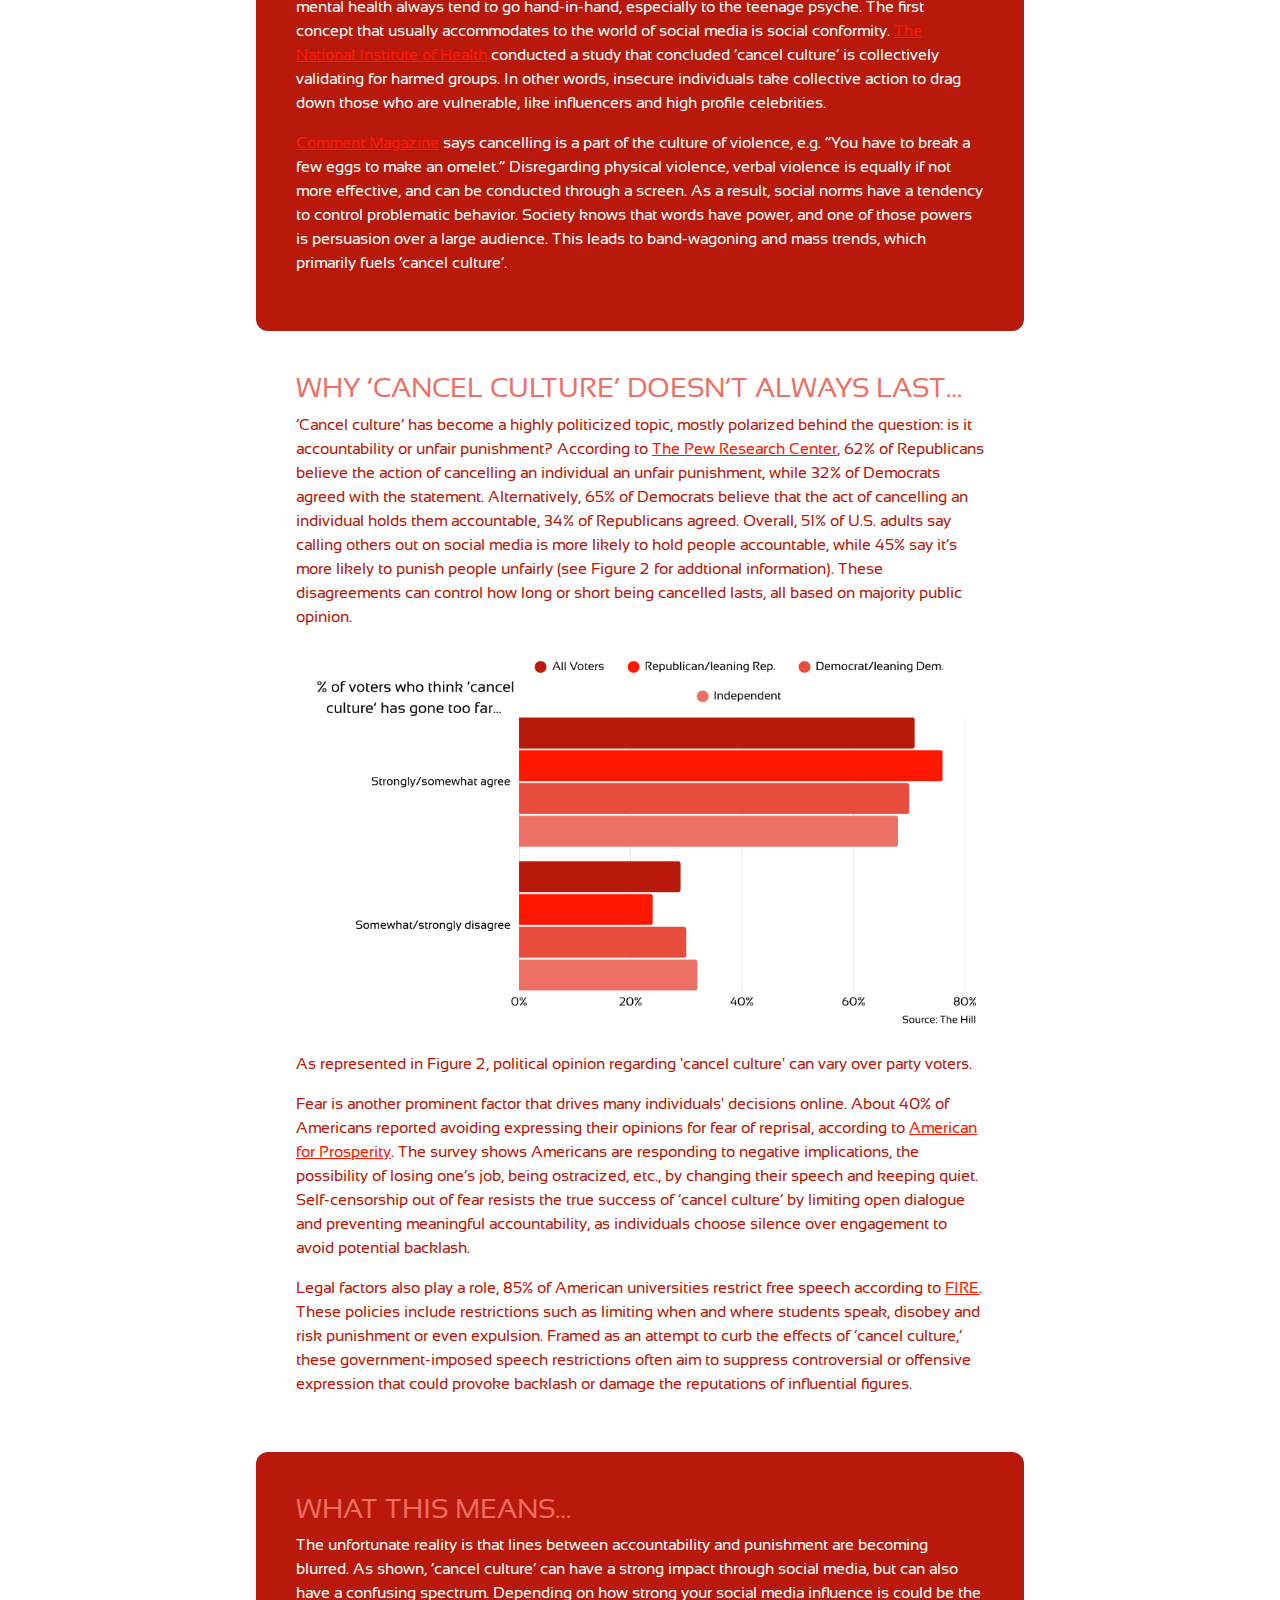
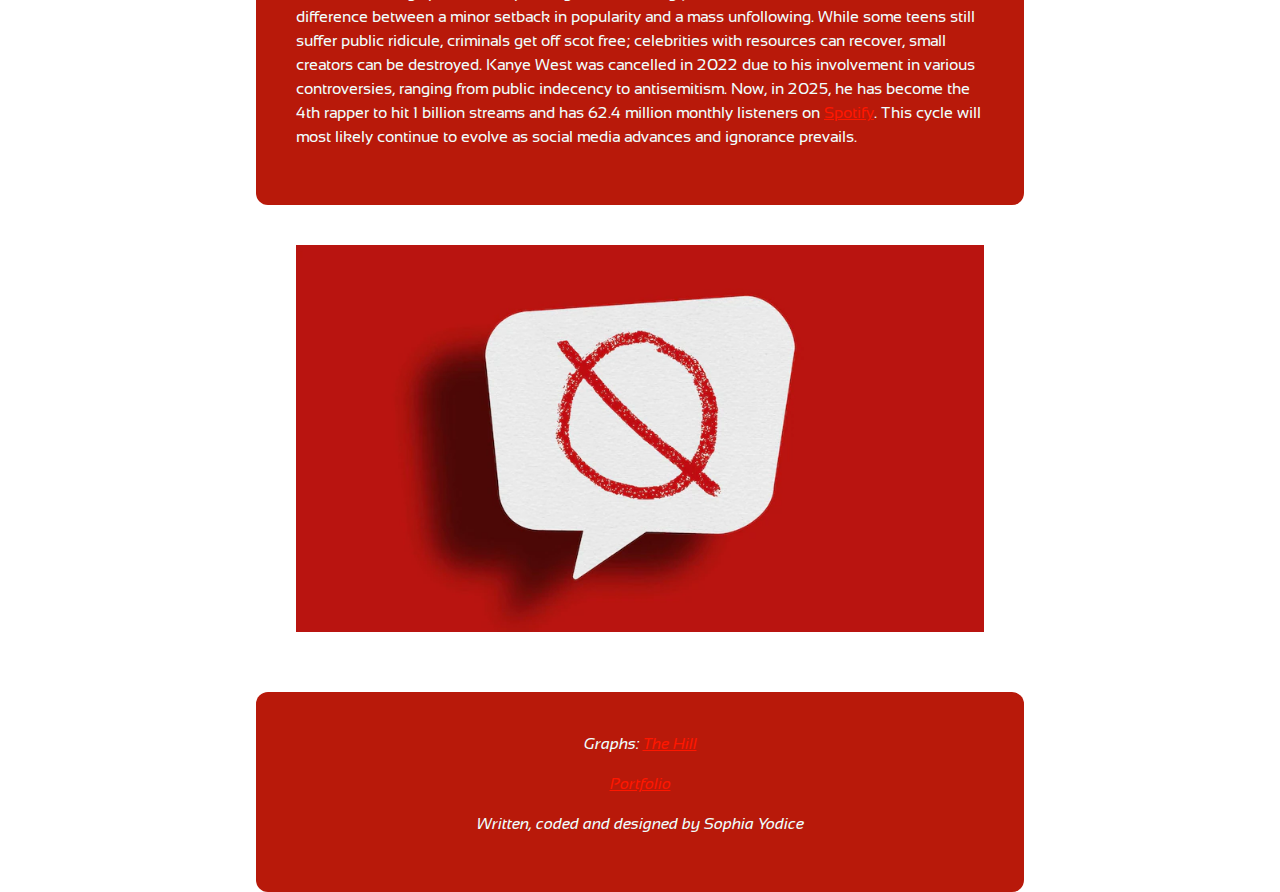
<file: projects/final project/index.html>
<!DOCTYPE html>
<html lang="en">

<head>
    <meta charset="UTF-8">
    <meta name="viewport" content="width=device-width, initial-scale=1.0">
    <title>HTML Boilerplate</title>
    <!-- bootstrap js -->
    <script src="https://cdn.jsdelivr.net/npm/@popperjs/core@2.11.8/dist/umd/popper.min.js" integrity="sha384-I7E8VVD/ismYTF4hNIPjVp/Zjvgyol6VFvRkX/vR+Vc4jQkC+hVqc2pM8ODewa9r" crossorigin="anonymous"></script>
    <script src="https://cdn.jsdelivr.net/npm/bootstrap@5.3.3/dist/js/bootstrap.min.js" integrity="sha384-0pUGZvbkm6XF6gxjEnlmuGrJXVbNuzT9qBBavbLwCsOGabYfZo0T0to5eqruptLy" crossorigin="anonymous"></script>
    <!-- bootstrap css -->
    <link href="https://cdn.jsdelivr.net/npm/bootstrap@5.3.3/dist/css/bootstrap.min.css" rel="stylesheet" integrity="sha384-QWTKZyjpPEjISv5WaRU9OFeRpok6YctnYmDr5pNlyT2bRjXh0JMhjY6hW+ALEwIH" crossorigin="anonymous">
    <!-- custom css -->
    <link rel="stylesheet" href="css/style.css">
</head>

<div class="container-fluid red-container">
<header>
        <img src="img/statue.jpg" alt="cancelled" class="img-fluid">
        <h1>‘Cancel culture’ and its dwindling impact: accountability or control?</h1>
</header>
</div>

<body>
    <div class="container-fluid white-container">
        <h3>What 'cancel culture' is...</h3>
        <p><a href="https://www.merriam-webster.com/dictionary/cancel%20culture">Merriam-Webster</a> defines ‘cancel culture’ as, “the practice or tendency of engaging in mass canceling as a way of expressing disapproval and exerting social pressure.” ‘Cancel culture’ has become a widespread phenomenon, twisting through all social media platforms and targeting celebrities, social media influencers and strangers on the internet. The after effects of ‘cancel culture' can take away jobs, followers, friends and family, or it can generate hate for a month that will die out by the next cycle of trends. So what really is the impact?</p>
    </div>

    <div class="container-fluid red-container">
        <h3>How ‘cancel culture’ works…</h3>
            <p><a href="https://www.statista.com/statistics/617136/digital-population-worldwide/">Statista</a> reported that as of February 2025, 5.56 billion individuals worldwide were internet users and 5.24 billion of those internet users had engaged with social media (63.9% of the world's population). Additionally, a 2022 survey from <a href="https://www.pewresearch.org/short-reads/2022/06/09/a-growing-share-of-americans-are-familiar-with-cancel-culture/">The Pew Research Center</a> found that 77% of 18-to-29 year olds internet users are familiar with the concept of ‘cancel culture’ (see Figure 1 for additonal informatiom). Especially after 2020, <a href="https://www.wired.com/story/canceled-culture-intro/">“the year of cancel(l)ed culture”</a>, ‘cancel culture' is not a foreign phrase and has become very ingrained into various social media platforms. </p>
            <img src="img/age.png" alt="age-graph" class="img-fluid">
            <p>As represented in Figure 1 above, awareness of 'cancel culture' is split across age groups.</p>
            <p>Social media is notoriously fake and all consuming, and the aggression of social media and mental health always tend to go hand-in-hand, especially to the teenage psyche. The first concept that usually accommodates to the world of social media is social conformity. <a href="https://pmc.ncbi.nlm.nih.gov/articles/PMC10399695/#sec49">The National Institute of Health</a> conducted a study that concluded ‘cancel culture’ is collectively validating for harmed groups. In other words, insecure individuals take collective action to drag down those who are vulnerable, like influencers and high profile celebrities.</p>
            <p><a href="https://comment.org/why-we-cancel/">Comment Magazine</a> says cancelling is a part of the culture of violence, e.g. “You have to break a few eggs to make an omelet.” Disregarding physical violence, verbal violence is equally if not more effective, and can be conducted through a screen. As a result, social norms have a tendency to control problematic behavior. Society knows that words have power, and one of those powers is persuasion over a large audience. This leads to band-wagoning and mass trends, which primarily fuels ‘cancel culture’. </p>
    </div>

    <div class="container-fluid white-container">
        <h3>Why ‘cancel culture’ doesn’t always last…</h3>
            <p>‘Cancel culture’ has become a highly politicized topic, mostly polarized behind the question: is it accountability or unfair punishment? According to <a href="https://www.pewresearch.org/short-reads/2022/06/09/a-growing-share-of-americans-are-familiar-with-cancel-culture/">The Pew Research Center</a>, 62% of Republicans believe the action of cancelling an individual an unfair punishment, while 32% of Democrats agreed with the statement. Alternatively, 65% of Democrats believe that the act of cancelling an individual holds them accountable, 34% of Republicans agreed. Overall, 51% of U.S. adults say calling others out on social media is more likely to hold people accountable, while 45% say it’s more likely to punish people unfairly (see Figure 2 for addtional information). These disagreements can control how long or short being cancelled lasts, all based on majority public opinion.</p>
            <img src="img/politics.png" alt="political-party" class="img-fluid">
            <p>As represented in Figure 2, political opinion regarding 'cancel culture' can vary over party voters.</p>
            <p>Fear is another prominent factor that drives many individuals' decisions online. About 40% of Americans reported avoiding expressing their opinions for fear of reprisal, according to <a href="https://americansforprosperity.org/blog/cancel-culture-fire-survey-results/">American for Prosperity</a>. The survey shows Americans are responding to negative implications, the possibility of losing one’s job, being ostracized, etc., by changing their speech and keeping quiet. Self-censorship out of fear resists the true success of ‘cancel culture’ by limiting open dialogue and preventing meaningful accountability, as individuals choose silence over engagement to avoid potential backlash.</p>
            <p>Legal factors also play a role, 85% of American universities restrict free speech according to <a href="https://www.thefire.org/research-learn/spotlight-speech-codes-2024">FIRE</a>. These policies include restrictions such as limiting when and where students speak, disobey and risk punishment or even expulsion. Framed as an attempt to curb the effects of ‘cancel culture,’ these government-imposed speech restrictions often aim to suppress controversial or offensive expression that could provoke backlash or damage the reputations of influential figures.</p>
    </div>

    <div class="container-fluid red-container">
        <h3>What this means…</h3>
        <p>The unfortunate reality is that lines between accountability and punishment are becoming blurred. As shown, ‘cancel culture’ can have a strong impact through social media, but can also have a confusing spectrum. Depending on how strong your social media influence is could be the difference between a minor setback in popularity and a mass unfollowing. While some teens still suffer public ridicule, criminals get off scot free; celebrities with resources can recover, small creators can be destroyed. Kanye West was cancelled in 2022 due to his involvement in various controversies, ranging from public indecency to antisemitism. Now, in 2025, he has become the 4th rapper to hit 1 billion streams and has 62.4 million monthly listeners on <a href="https://open.spotify.com/artist/5K4W6rqBFWDnAN6FQUkS6x">Spotify</a>. This cycle will most likely continue to evolve as social media advances and ignorance prevails.</p>
    </div>
</body>

<div class="container-fluid white-container">
    <img src="img/bubble.jpg" alt="crowd" class="img-fluid">
</div>

<footer>
    <div class="container-fluid red-container">
        <p><i>Graphs:</i> <a href="https://thehill.com/hilltv/what-americas-thinking/580569-poll-overwhelming-majority-say-cancel-culture-has-gone-too-far/ "><i>The Hill</i></a></p>
        <p><a href="https://sophiayodice.github.io/"><i>Portfolio</i></a></p>
        <p><i>Written, coded and designed by Sophia Yodice</i></p>
    </div>
</footer>


</html>
</file>
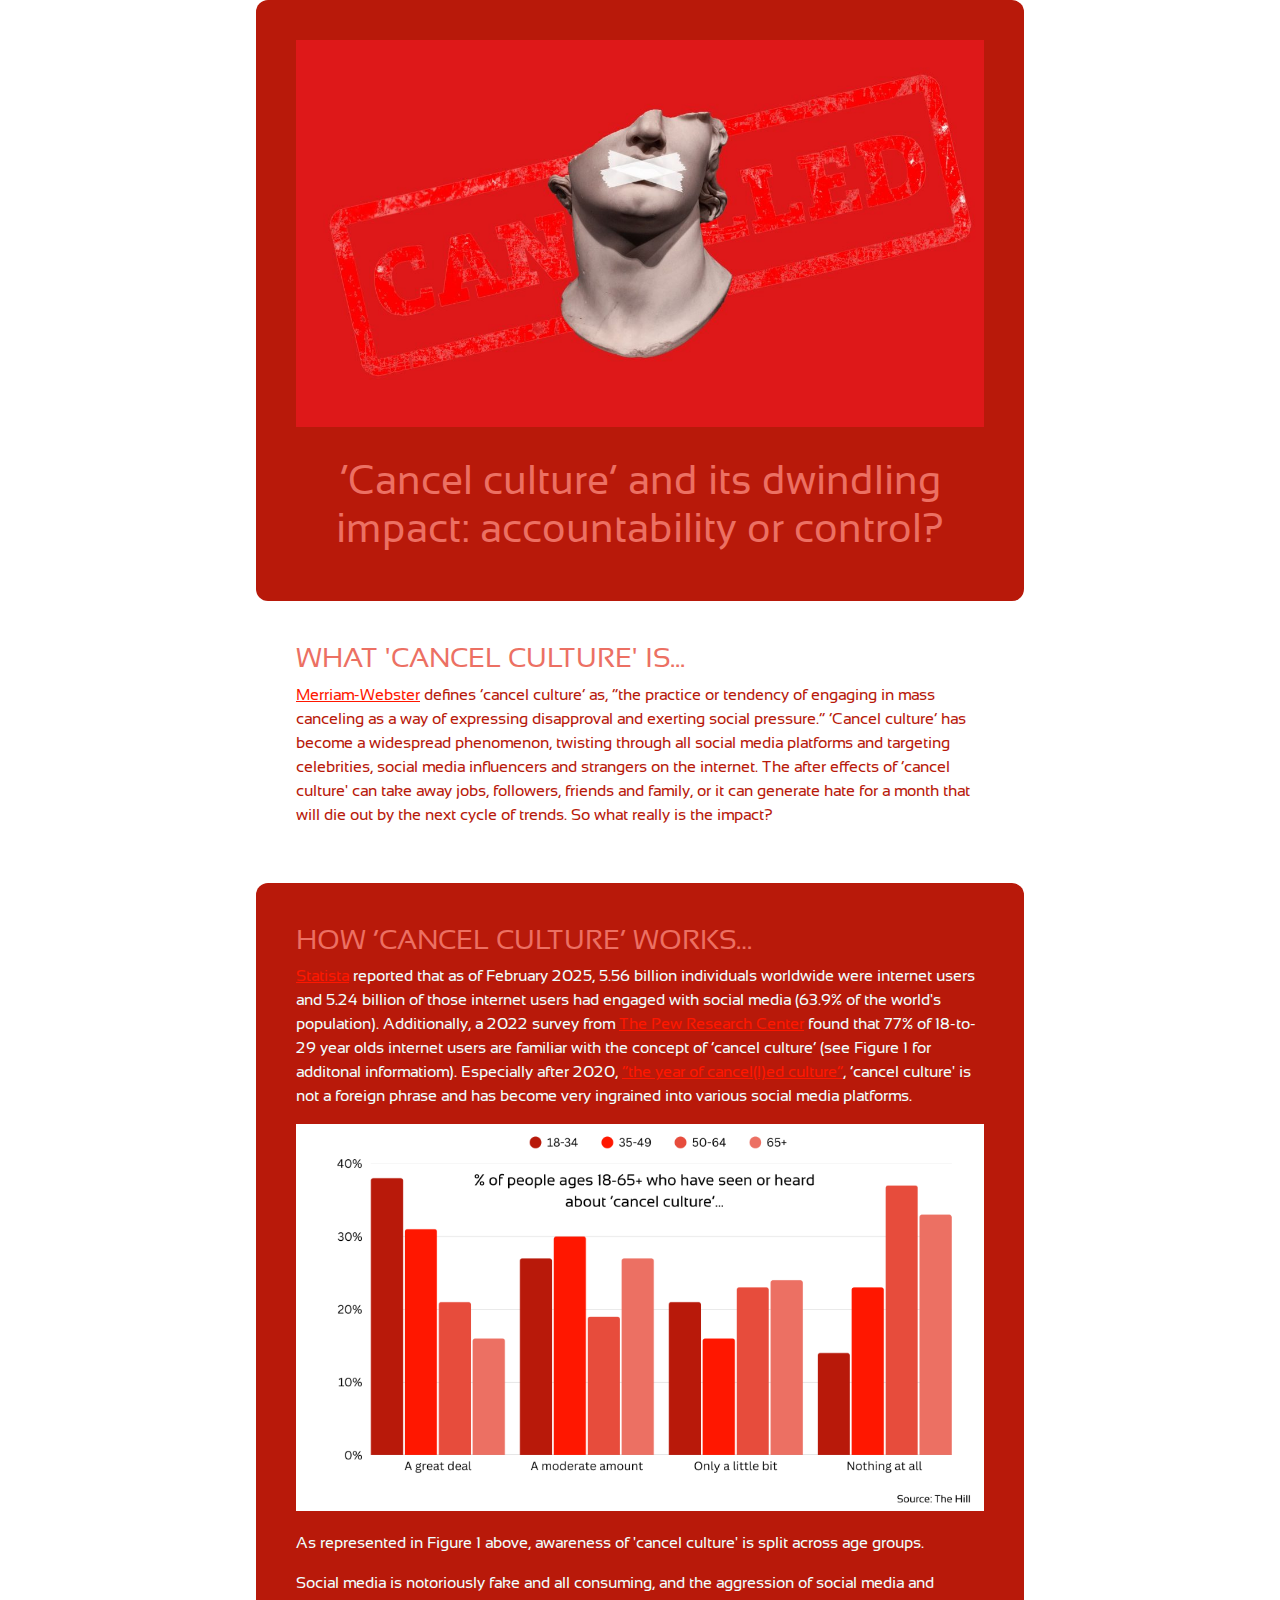
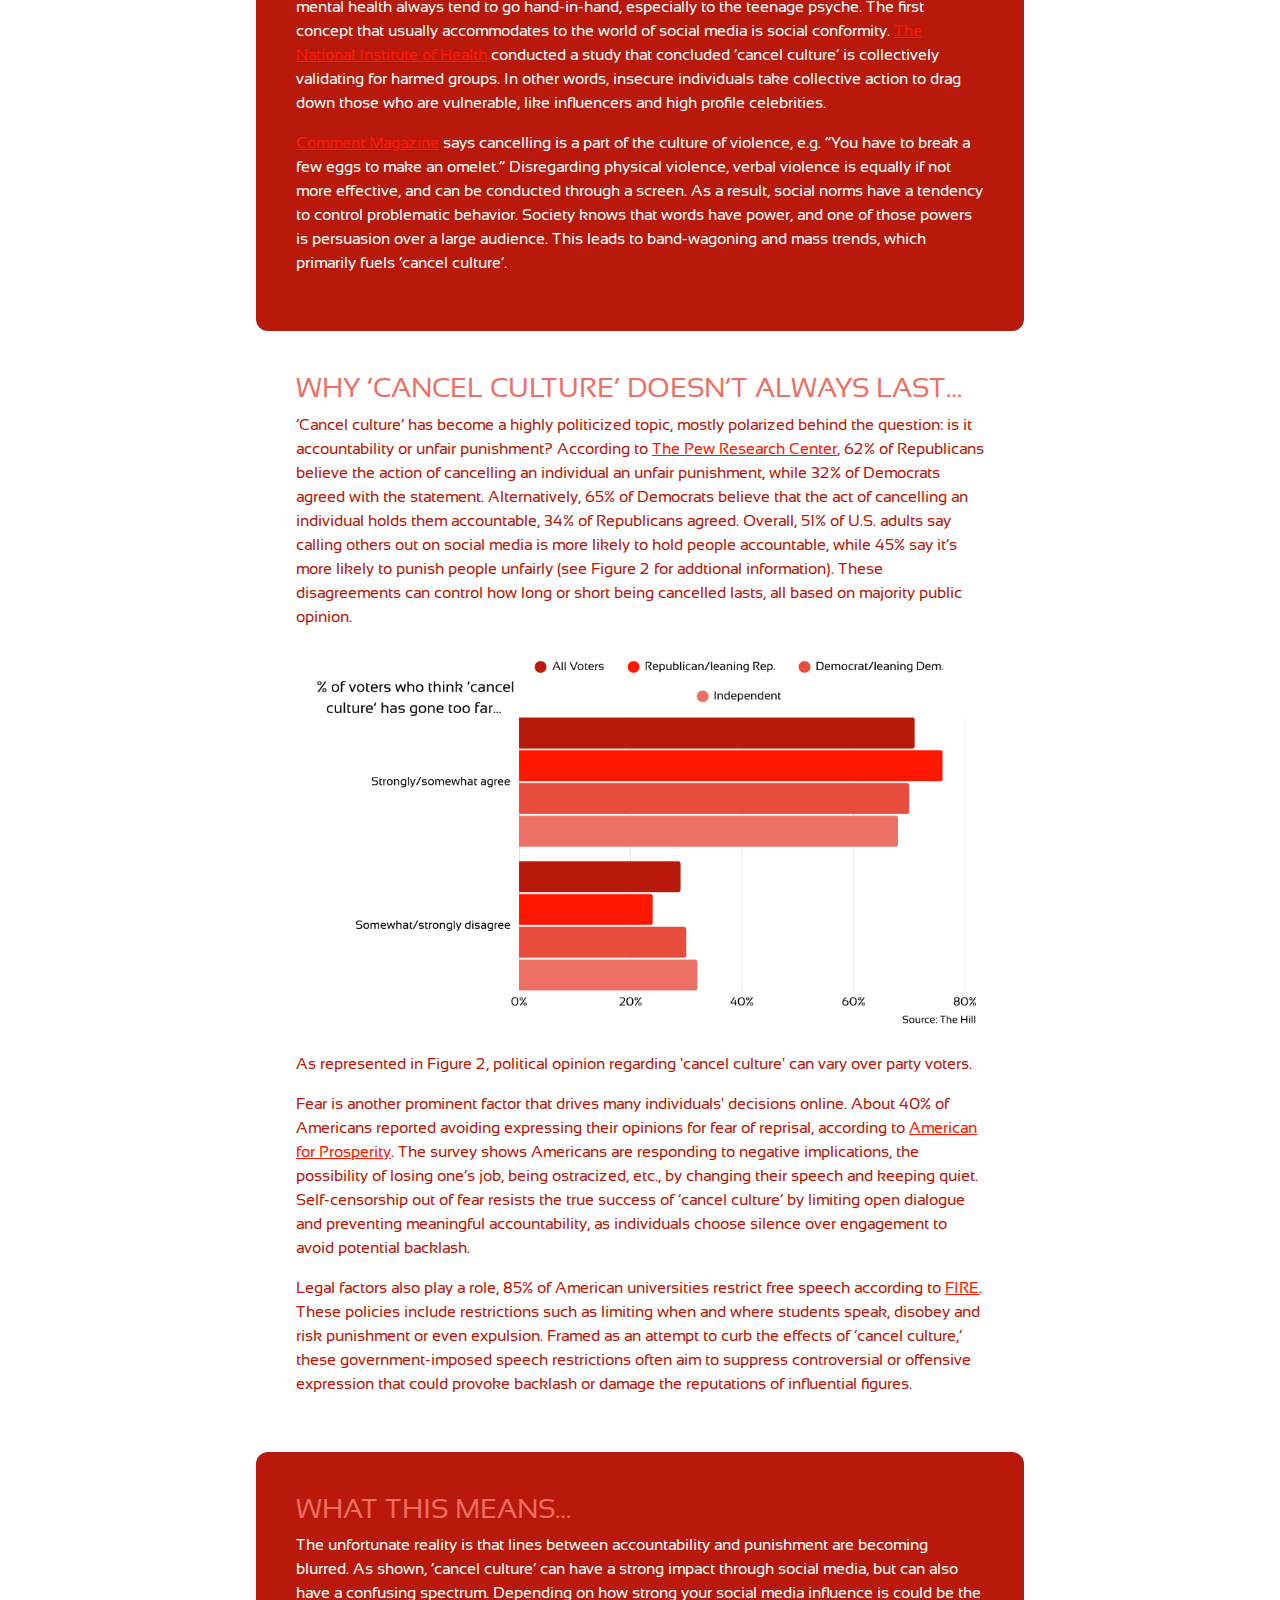
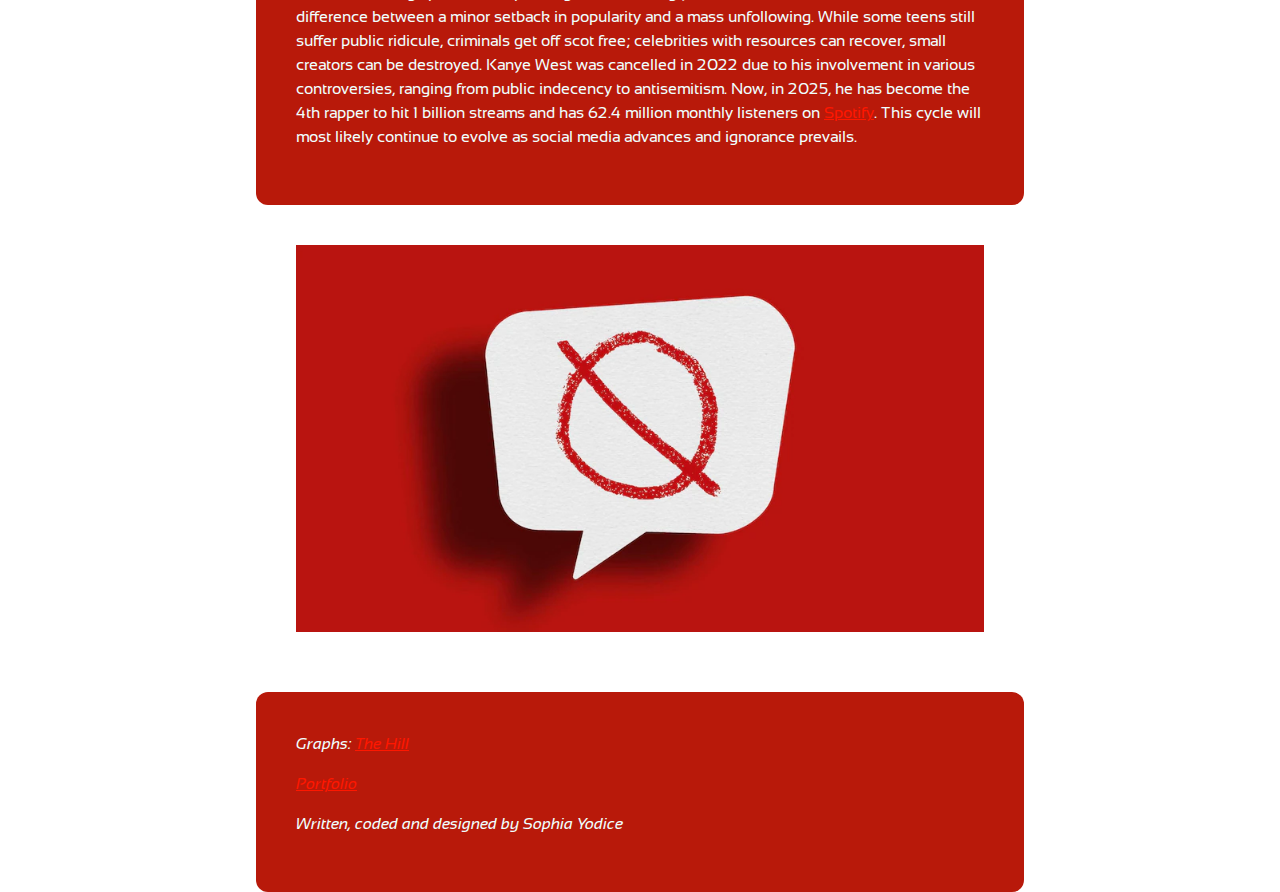
<file: projects/final-project/index.html>
<!DOCTYPE html>
<html lang="en">

<head>
    <meta charset="UTF-8">
    <meta name="viewport" content="width=device-width, initial-scale=1.0">
    <title>HTML Boilerplate</title>
    <!-- bootstrap js -->
    <script src="https://cdn.jsdelivr.net/npm/@popperjs/core@2.11.8/dist/umd/popper.min.js" integrity="sha384-I7E8VVD/ismYTF4hNIPjVp/Zjvgyol6VFvRkX/vR+Vc4jQkC+hVqc2pM8ODewa9r" crossorigin="anonymous"></script>
    <script src="https://cdn.jsdelivr.net/npm/bootstrap@5.3.3/dist/js/bootstrap.min.js" integrity="sha384-0pUGZvbkm6XF6gxjEnlmuGrJXVbNuzT9qBBavbLwCsOGabYfZo0T0to5eqruptLy" crossorigin="anonymous"></script>
    <!-- bootstrap css -->
    <link href="https://cdn.jsdelivr.net/npm/bootstrap@5.3.3/dist/css/bootstrap.min.css" rel="stylesheet" integrity="sha384-QWTKZyjpPEjISv5WaRU9OFeRpok6YctnYmDr5pNlyT2bRjXh0JMhjY6hW+ALEwIH" crossorigin="anonymous">
    <!-- custom css -->
    <link rel="stylesheet" href="css/style.css">
</head>


<header>
    <div class="container-fluid red-container">
        <img src="img/statue.jpg" alt="cancelled" class="img-fluid">
        <h1>‘Cancel culture’ and its dwindling impact: accountability or control?</h1>
    </div>
</header>

<body>
    <div class="container-fluid white-container">
        <h3>What 'cancel culture' is...</h3>
            <p><a href="https://www.merriam-webster.com/dictionary/cancel%20culture">Merriam-Webster</a> defines ‘cancel culture’ as, “the practice or tendency of engaging in mass canceling as a way of expressing disapproval and exerting social pressure.” ‘Cancel culture’ has become a widespread phenomenon, twisting through all social media platforms and targeting celebrities, social media influencers and strangers on the internet. The after effects of ‘cancel culture' can take away jobs, followers, friends and family, or it can generate hate for a month that will die out by the next cycle of trends. So what really is the impact?</p>
    </div>

    <div class="container-fluid red-container">
        <h3>How ‘cancel culture’ works…</h3>
            <p><a href="https://www.statista.com/statistics/617136/digital-population-worldwide/">Statista</a> reported that as of February 2025, 5.56 billion individuals worldwide were internet users and 5.24 billion of those internet users had engaged with social media (63.9% of the world's population). Additionally, a 2022 survey from <a href="https://www.pewresearch.org/short-reads/2022/06/09/a-growing-share-of-americans-are-familiar-with-cancel-culture/">The Pew Research Center</a> found that 77% of 18-to-29 year olds internet users are familiar with the concept of ‘cancel culture’ (see Figure 1 for additonal informatiom). Especially after 2020, <a href="https://www.wired.com/story/canceled-culture-intro/">“the year of cancel(l)ed culture”</a>, ‘cancel culture' is not a foreign phrase and has become very ingrained into various social media platforms. </p>
            <img src="img/age.png" alt="age-graph" class="img-fluid">
            <p>As represented in Figure 1 above, awareness of 'cancel culture' is split across age groups.</p>
            <p>Social media is notoriously fake and all consuming, and the aggression of social media and mental health always tend to go hand-in-hand, especially to the teenage psyche. The first concept that usually accommodates to the world of social media is social conformity. <a href="https://pmc.ncbi.nlm.nih.gov/articles/PMC10399695/#sec49">The National Institute of Health</a> conducted a study that concluded ‘cancel culture’ is collectively validating for harmed groups. In other words, insecure individuals take collective action to drag down those who are vulnerable, like influencers and high profile celebrities.</p>
            <p><a href="https://comment.org/why-we-cancel/">Comment Magazine</a> says cancelling is a part of the culture of violence, e.g. “You have to break a few eggs to make an omelet.” Disregarding physical violence, verbal violence is equally if not more effective, and can be conducted through a screen. As a result, social norms have a tendency to control problematic behavior. Society knows that words have power, and one of those powers is persuasion over a large audience. This leads to band-wagoning and mass trends, which primarily fuels ‘cancel culture’. </p>
    </div>

    <div class="container-fluid white-container">
        <h3>Why ‘cancel culture’ doesn’t always last…</h3>
            <p>‘Cancel culture’ has become a highly politicized topic, mostly polarized behind the question: is it accountability or unfair punishment? According to <a href="https://www.pewresearch.org/short-reads/2022/06/09/a-growing-share-of-americans-are-familiar-with-cancel-culture/">The Pew Research Center</a>, 62% of Republicans believe the action of cancelling an individual an unfair punishment, while 32% of Democrats agreed with the statement. Alternatively, 65% of Democrats believe that the act of cancelling an individual holds them accountable, 34% of Republicans agreed. Overall, 51% of U.S. adults say calling others out on social media is more likely to hold people accountable, while 45% say it’s more likely to punish people unfairly (see Figure 2 for addtional information). These disagreements can control how long or short being cancelled lasts, all based on majority public opinion.</p>
            <img src="img/politics.png" alt="political-party" class="img-fluid">
            <p>As represented in Figure 2, political opinion regarding 'cancel culture' can vary over party voters.</p>
            <p>Fear is another prominent factor that drives many individuals' decisions online. About 40% of Americans reported avoiding expressing their opinions for fear of reprisal, according to <a href="https://americansforprosperity.org/blog/cancel-culture-fire-survey-results/">American for Prosperity</a>. The survey shows Americans are responding to negative implications, the possibility of losing one’s job, being ostracized, etc., by changing their speech and keeping quiet. Self-censorship out of fear resists the true success of ‘cancel culture’ by limiting open dialogue and preventing meaningful accountability, as individuals choose silence over engagement to avoid potential backlash.</p>
            <p>Legal factors also play a role, 85% of American universities restrict free speech according to <a href="https://www.thefire.org/research-learn/spotlight-speech-codes-2024">FIRE</a>. These policies include restrictions such as limiting when and where students speak, disobey and risk punishment or even expulsion. Framed as an attempt to curb the effects of ‘cancel culture,’ these government-imposed speech restrictions often aim to suppress controversial or offensive expression that could provoke backlash or damage the reputations of influential figures.</p>
    </div>

    <div class="container-fluid red-container">
        <h3>What this means…</h3>
            <p>The unfortunate reality is that lines between accountability and punishment are becoming blurred. As shown, ‘cancel culture’ can have a strong impact through social media, but can also have a confusing spectrum. Depending on how strong your social media influence is could be the difference between a minor setback in popularity and a mass unfollowing. While some teens still suffer public ridicule, criminals get off scot free; celebrities with resources can recover, small creators can be destroyed. Kanye West was cancelled in 2022 due to his involvement in various controversies, ranging from public indecency to antisemitism. Now, in 2025, he has become the 4th rapper to hit 1 billion streams and has 62.4 million monthly listeners on <a href="https://open.spotify.com/artist/5K4W6rqBFWDnAN6FQUkS6x">Spotify</a>. This cycle will most likely continue to evolve as social media advances and ignorance prevails.</p>
    </div>


<div class="container-fluid white-container">
    <img src="img/bubble.jpg" alt="crowd" class="img-fluid">
</div>

<footer>
    <div class="container-fluid red-container">
        <p><i>Graphs:</i> <a href="https://thehill.com/hilltv/what-americas-thinking/580569-poll-overwhelming-majority-say-cancel-culture-has-gone-too-far/ "><i>The Hill</i></a></p>
        <p><a href="https://sophiayodice.github.io/"><i>Portfolio</i></a></p>
        <p><i>Written, coded and designed by Sophia Yodice</i></p>
    </div>
</footer>

</body>

</html>
</file>
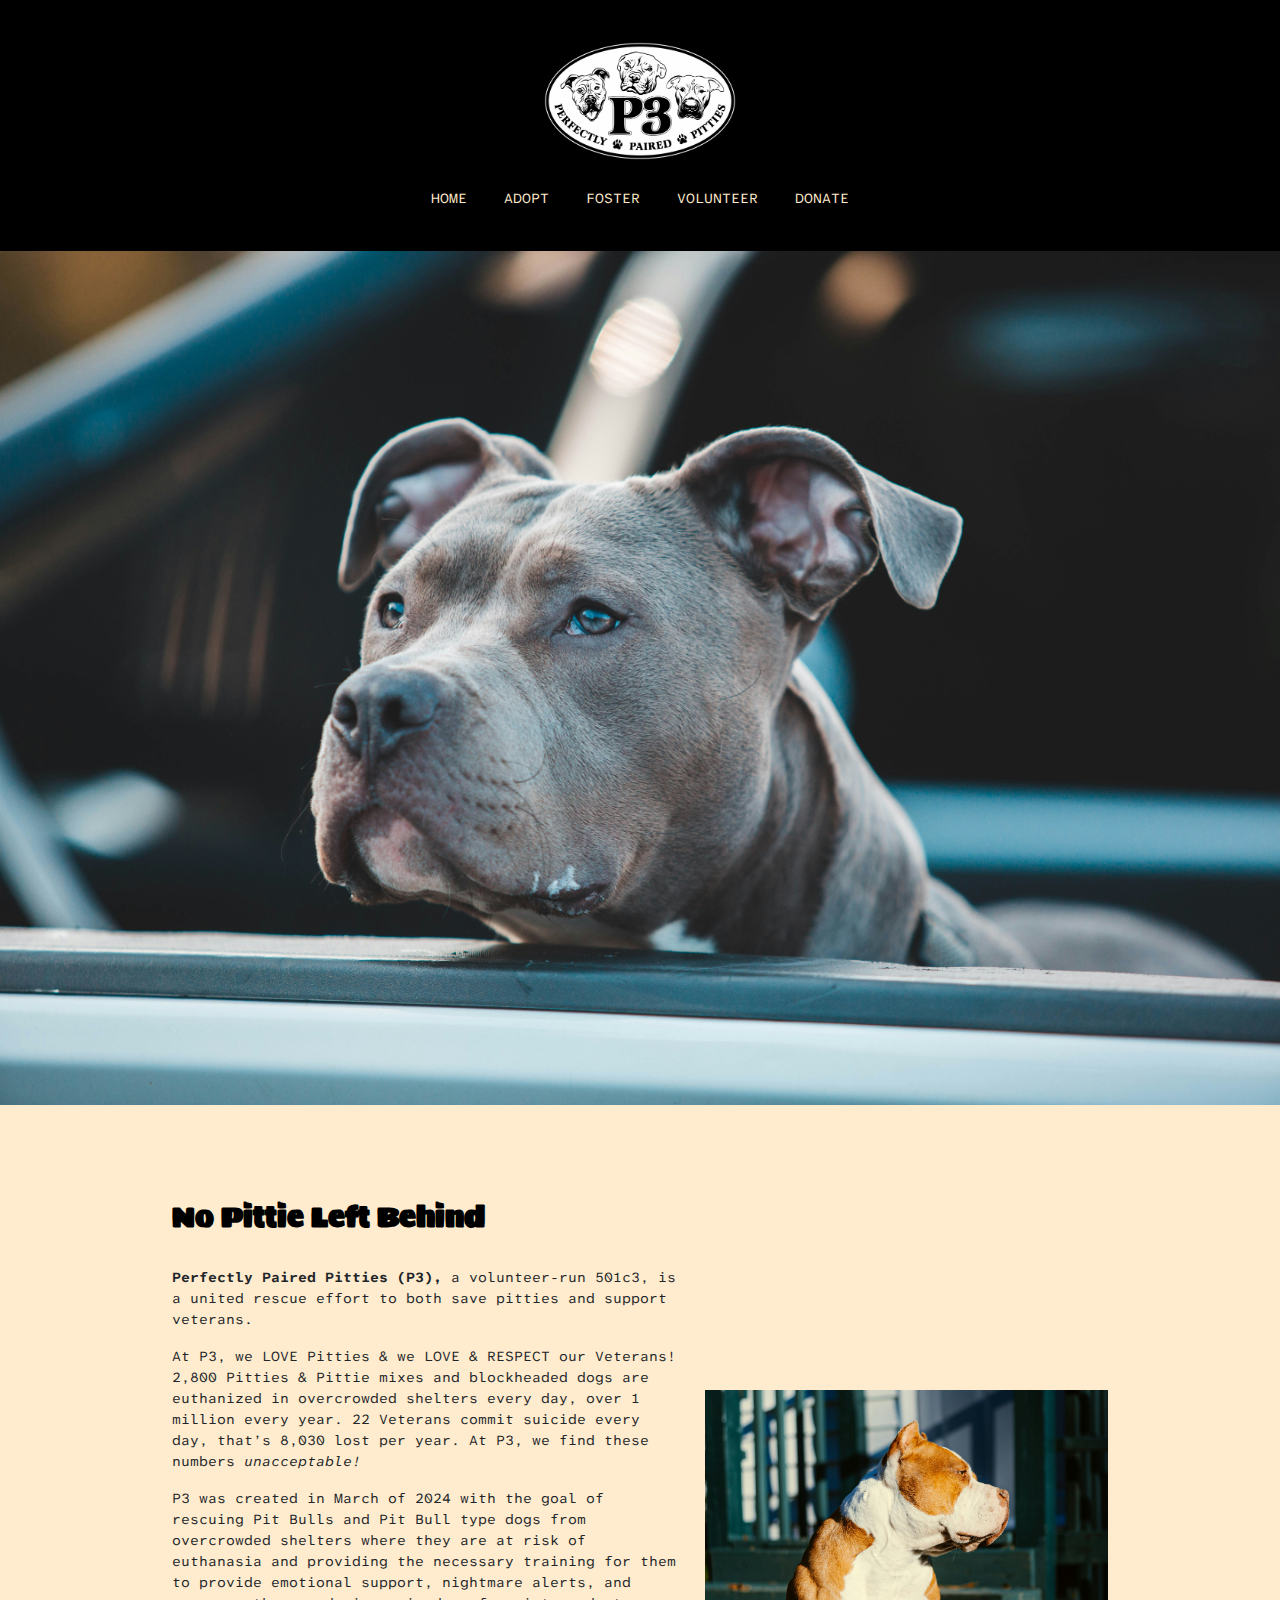
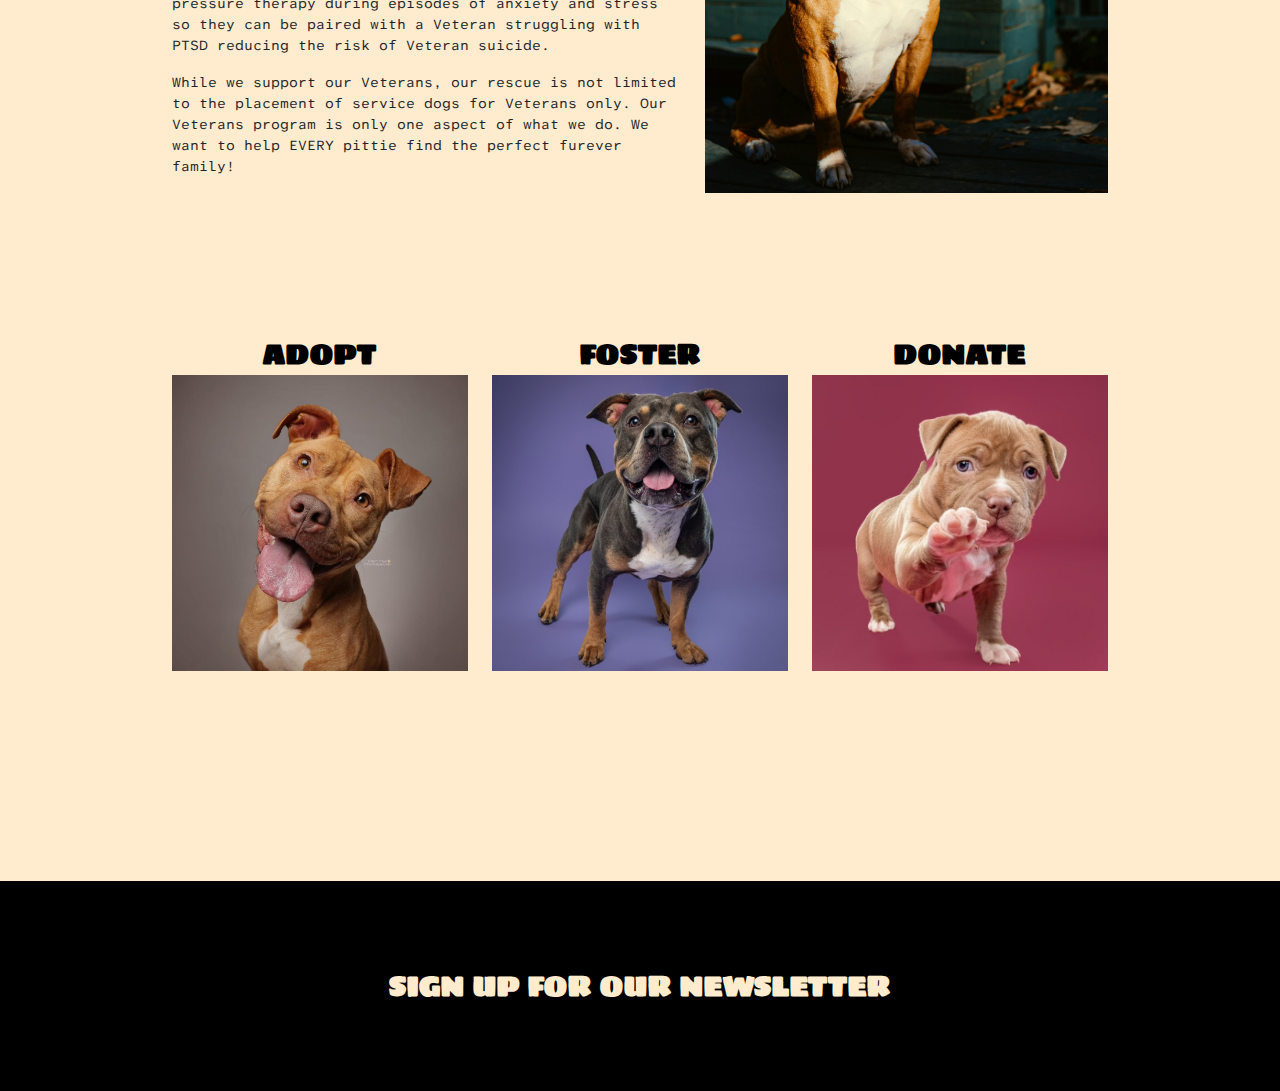
<file: projects/landing-page/index.html>
<!DOCTYPE html>
<html lang="en">

<head>
    <meta charset="UTF-8">
    <meta name="viewport" content="width=device-width, initial-scale=1.0">
    <title>Perfectly Paired Pitties</title>
    <!-- bootstrap js -->
    <script src="https://cdn.jsdelivr.net/npm/@popperjs/core@2.11.8/dist/umd/popper.min.js"             integrity="sha384-I7E8VVD/ismYTF4hNIPjVp/Zjvgyol6VFvRkX/vR+Vc4jQkC+hVqc2pM8ODewa9r" crossorigin="anonymous"></script>
    <!-- bootstrap css -->
    <link href="https://cdn.jsdelivr.net/npm/bootstrap@5.3.3/dist/css/bootstrap.min.css" rel="stylesheet" integrity="sha384-QWTKZyjpPEjISv5WaRU9OFeRpok6YctnYmDr5pNlyT2bRjXh0JMhjY6hW+ALEwIH" crossorigin="anonymous">
    <!-- custom css -->
    <link rel="stylesheet" href="css/style.css">
</head>

<body>
    <header>
        <img src="img/p3logo.png" alt="P3 logo">
        <nav>
            <a href="#">Home</a>
            <a href="#">Adopt</a>
            <a href="#">Foster</a>
            <a href="#">Volunteer</a>
            <a href="#">Donate</a>
        </nav>
    </header>
    <main>
        <img src="img/pitt-1.jpg" alt="pitbull 1" class= "img-fluid">
        <div class="container-fluid">
            <section class="hero">
                <div class="row justify-content-center align-items-end">
                    <div class="col-lg-5">
                        <h2>No Pittie Left Behind</h2>
                        <p><b>Perfectly Paired Pitties (P3),</b> a volunteer-run 501c3, is a united rescue effort to both save pitties and support veterans.</p>
                        <p>At P3, we LOVE Pitties & we LOVE & RESPECT our Veterans! 2,800 Pitties & Pittie mixes and blockheaded dogs are euthanized in overcrowded shelters every day, over 1 million every year. 22 Veterans commit suicide every day, that’s 8,030 lost per year. At P3, we find these numbers <em>unacceptable!</em></p>
                        <p>P3 was created in March of 2024 with the goal of rescuing Pit Bulls and Pit Bull type dogs from overcrowded shelters where they are at risk of euthanasia and providing the necessary training for them to provide emotional support, nightmare alerts, and pressure therapy during episodes of anxiety and stress so they can be paired with a Veteran struggling with PTSD reducing the risk of Veteran suicide.</p>
                        <p>While we support our Veterans, our rescue is not limited to the placement of service dogs for Veterans only. Our Veterans program is only one aspect of what we do. We want to help EVERY pittie find the perfect furever family!</p>
                    </div>
                    <div class="col-lg-4">
                        <img src="img/pitt-3.jpg" alt="pitbull 3" class="img-fluid">
                    </div>
                </div>
            </section>
            <section class="links">
                <div class="row justify-content-center">
                    <div class="col-md-3">
                        <a href="#">Adopt</a>
                        <img src="img/kiyu.png" alt="kiyu pitbull" class="img-fluid">

                    </div>
                    <div class="col-md-3">
                        <a href="#">Foster</a>
                        <img src="img/tee.jpg" alt="tee pitbull" class="img-fluid">
                    
                    </div>
                    <div class="col-md-3">
                        <a href="#">Donate</a>
                        <img src="img/ariel.jpeg" alt="ariel pitbull" class="img-fluid">
                    </div>

                </div>
            </section>
        </div>
    </main>

<footer>
    <a href="https://perfectlypairedpitties.org/P3-NewsLetter/">Sign up for our newsletter</a>
</footer>

</body>

</html>
</file>
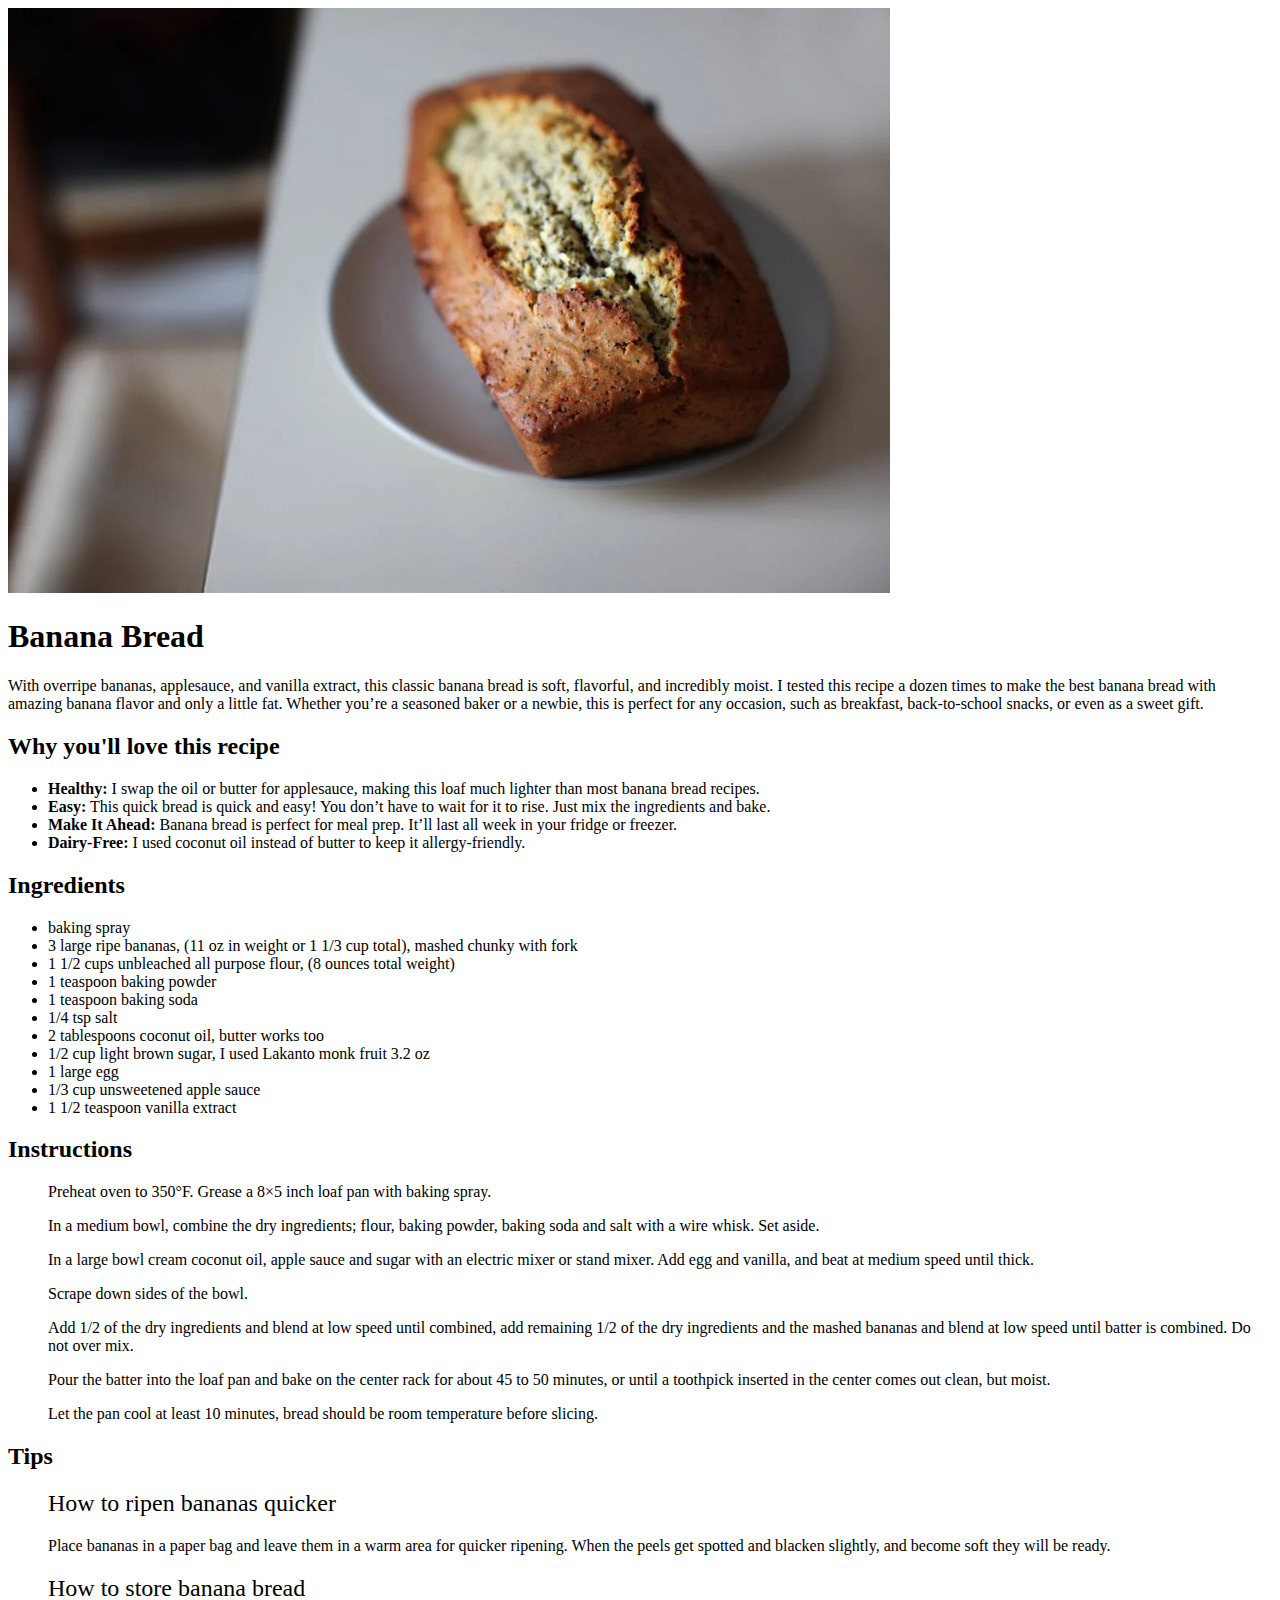
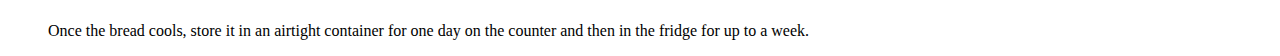
<file: projects/recipe/index.html>
<!DOCTYPE html>
<html lang="en">

<head>
    <meta charset="UTF-8">
    <meta name="viewport" content="width=device-width, initial-scale=1.0">
    <title>Document</title>
</head>

<body>
   <img
        src="img/converted_image.jpeg"
        alt="Banana Bread">
    <h1>Banana Bread</h1>
    <p>With overripe bananas, applesauce, and vanilla extract, this classic banana bread is soft, flavorful, and
        incredibly moist. I tested this recipe a dozen times to make the best banana bread with amazing banana flavor
        and only a little fat. Whether you’re a seasoned baker or a newbie, this is perfect for any occasion, such as
        breakfast, back-to-school snacks, or even as a sweet gift.</p>
    <h2>Why you'll love this recipe</h2>
    <ul>
        <li><b>Healthy:</b> I swap the oil or butter for applesauce, making this loaf much lighter than most banana
            bread recipes.</li>
        <li><b>Easy:</b> This quick bread is quick and easy! You don’t have to wait for it to rise. Just mix the
            ingredients and bake.</li>
        <li><b>Make It Ahead:</b> Banana bread is perfect for meal prep. It’ll last all week in your fridge or freezer.
        </li>
        <li><b>Dairy-Free:</b> I used coconut oil instead of butter to keep it allergy-friendly.</li>
    </ul>
    <h2>Ingredients</h2>
    <ul>
        <li>baking spray</li>
        <li>3 large ripe bananas, (11 oz in weight or 1 1/3 cup total), mashed chunky with fork</li>
        <li>1 1/2 cups unbleached all purpose flour, (8 ounces total weight)</li>
        <li>1 teaspoon baking powder</li>
        <li>1 teaspoon baking soda</li>
        <li>1/4 tsp salt</li>
        <li>2 tablespoons coconut oil, butter works too</li>
        <li>1/2 cup light brown sugar, I used Lakanto monk fruit 3.2 oz</li>
        <li>1 large egg</li>
        <li>1/3 cup unsweetened apple sauce</li>
        <li>1 1/2 teaspoon vanilla extract</li>
    </ul>

    <h2>Instructions</h2>
    <ul>
        <p>Preheat oven to 350°F. Grease a 8×5 inch loaf pan with baking spray.</p>
        <p>In a medium bowl, combine the dry ingredients; flour, baking powder, baking soda and salt with a wire whisk.
            Set aside.</p>
        <p>In a large bowl cream coconut oil, apple sauce and sugar with an electric mixer or stand mixer. Add egg and
            vanilla, and beat at medium speed until thick.</p>
        <p>Scrape down sides of the bowl.</p>
        <p>Add 1/2 of the dry ingredients and blend at low speed until combined, add remaining 1/2 of the dry
            ingredients and the mashed bananas and blend at low speed until batter is combined. Do not over mix.</p>
        <p>Pour the batter into the loaf pan and bake on the center rack for about 45 to 50 minutes, or until a
            toothpick inserted in the center comes out clean, but moist.</p>
        <p>Let the pan cool at least 10 minutes, bread should be room temperature before slicing.</p>
    </ul>
    <h2>Tips</h2>
    <ul>
    <h2 style="font-weight: normal;">How to ripen bananas quicker</h2>
    <p>Place bananas in a paper bag and leave them in a warm area for quicker ripening. When the peels get spotted and
        blacken slightly, and become soft they will be ready.</p>
    <h2 style="font-weight: normal;">How to store banana bread</h2>
    <p>Once the bread cools, store it in an airtight container for one day on the counter and then in the fridge for up to a week.</p>
    </ul>
    
</body>
</html>
</file>
<file: site/css/style.css>
@import url('https://fonts.googleapis.com/css2?family=Newsreader:ital,opsz,wght@0,6..72,200..800;1,6..72,200..800&display=swap');


h1,
h2,
h3 {
    margin: 0;
    padding: 10px 0;
    font-family: "Newsreader", serif;
    font-weight: 700;
    color: #2A2927;
}

h1 {
    font-size: 4em;
}

h2 {
    font-size: 2.5em;
    margin-top: 30px;
    margin-bottom: 15px;
}

h3 {
    padding: 1.5em 0 0 0;
    font-size: 1.5em;
}

i {
    padding: 0 0 2em 0;
    display: block;
}

main {
    background-color: #FDF2E9;
    padding: 0 0 5em 0;
    font-family: "Newsreader", serif;
}

body {
    background-color: #FDF2E9;
    padding: 0 0 5em 0;
    font-size: 16px;
    line-height: 1.5;
    padding: 3em;
}

header {
    text-align: center;
    padding: 3em 0;
}

nav {
    word-spacing: 2em;
}

.contact a,
nav a {
    text-transform: uppercase;
    color: #2A2927;
}

.about,
.resume,
.contact {
    background-color: #FADBD8;
    color: #2A2927;
    padding: 2em;
    border-radius: 20px;
}

.links, {
    font-size: 2em;
    text-align: center;
    text-transform: uppercase;
    font-weight: 700;
    font-family: "Sigmar", serif;
    letter-spacing: 1px;
    color: #2A2927;
}

img {
    width: 600px;
    border-radius: 20px;
    text-align: center;
}

.clip-link {
    color: #2A2927;
    font-weight: bold;
    text-align: center;
    text-transform: uppercase;
}

@media (max-width:556px) {
    header img {
        width: 50%
    }
}
</file>
<file: projects/article/css/style.css>
body {
    background-color: #fcf1e0;
    font-family: 'Times New Roman', Times, serif;
    font-size: 16px;
    line-height: 1.5;
    padding: 3em;
}

img {
    width: 600px;
    border-radius: 20px;
}

h1,
h2 {
    color: #FA974E;
    font-style: italic;
    font-size: 2.5em;
}

h1 {
    color: #FA974E;
    font-size: 2.5em;
    text-transform: uppercase;
}

h2 {
    font-size: 2em;
    text-transform: uppercase;
}

h3 {
    color: #FA974E
}

b {
    color: #FA974E;
}

.history {
    background-color: #fbce87;
    color: #FA974E;
    margin: 1em 0 2.5em 2.5em;
    padding: 2em 2.5em 2.5em 2.5em;
    border-radius: 20px;
}


.health {
    background-color: #fbce87;
    color: #FA974E;
    margin: 1em 0 2.5em 2.5em;
    padding: 2em 2.5em 2.5em 2.5em;
    border-radius: 20px;
}
</file>
<file: projects/final project/css/style.css>
@import url('https://fonts.googleapis.com/css2?family=Rubik:ital,wght@0,300..900;1,300..900&family=Sansation:ital,wght@0,300;0,400;0,700;1,300;1,400;1,700&display=swap');

h1, h3 {
    color: #ec7063;
}

h1 {
    margin-top: 10px;
}

h3 {
    text-transform: uppercase;
}

img {
   margin-bottom: 20px; 
}

.red-container {
    width: 60%;
    padding: 40px;
    border-radius: 12px;
    justify-content: center;
    align-items: center;
    background-color: #b8190a;
    color: azure;
}

.white-container {
    width: 60%;
    padding: 40px;
    border-radius: 12px;
    justify-content: center;
    align-items: center;
}

footer {
    position: relative;
    text-align: center;
    color: azure;
}

body {
    font-family: "Sansation", sans-serif;
    color: #b8190a;
}

a {
    color: #ff1700;
}

header {
    position: relative;
    text-align: center;
}
</file>
<file: projects/final-project/css/style.css>
@import url('https://fonts.googleapis.com/css2?family=Rubik:ital,wght@0,300..900;1,300..900&family=Sansation:ital,wght@0,300;0,400;0,700;1,300;1,400;1,700&display=swap');

h1, h3 {
    color: #ec7063;
}

h1 {
    margin-top: 10px;
}

h3 {
    text-transform: uppercase;
}

img {
   margin-bottom: 20px; 
}

.red-container {
    width: 60%;
    padding: 40px;
    border-radius: 12px;
    justify-content: center;
    align-items: center;
    background-color: #b8190a;
    color: azure;
}

.white-container {
    width: 60%;
    padding: 40px;
    border-radius: 12px;
    justify-content: center;
    align-items: center;
}

footer {
    position: relative;
    text-align: left;
    color: #b8190a;
}

body {
    font-family: "Sansation", sans-serif;
    color: #b8190a;
}

a {
    color: #ff1700;
}

header {
    position: relative;
    text-align: center;
}
</file>
<file: projects/landing-page/css/style.css>
@import url('https://fonts.googleapis.com/css2?family=Sigmar&display=swap');
@import url('https://fonts.googleapis.com/css2?family=Atkinson+Hyperlegible+Mono:ital,wght@0,200..800;1,200..800&family=Sigmar&display=swap');

img {
    text-align: center;
}

h2 {
    font-family: "Sigmar", serif;
    font-size: 2em;
    font-weight: 700;
    color: black;
    line-height: 3;
}

body{
    font-family: "Atkinson Hyperlegible Mono", serif;
    font-size: 14px;
    background-color:black
}

main {
    background-color: blanchedalmond;
    padding: 0 0 5em 0;
}

header,
footer {
    text-align: center;
    padding: 3em 0;
}

header img {
    width: 15%;
    padding: 0 0 2em 0;
}

a {
    text-decoration: none;
}

nav {
    word-spacing: 2em;
}

nav a {
    text-transform: uppercase;
    color: blanchedalmond;
}

section {
    margin: 5em 0;
}

.links,
footer {
    font-size: 2em;
    text-align: center;
    text-transform: uppercase;
    font-weight: 700;
    font-family: "Sigmar", serif;
    letter-spacing: 1px;
}

.links a {
    color: black;
}

footer a {
    color: blanchedalmond;
}
</file>
